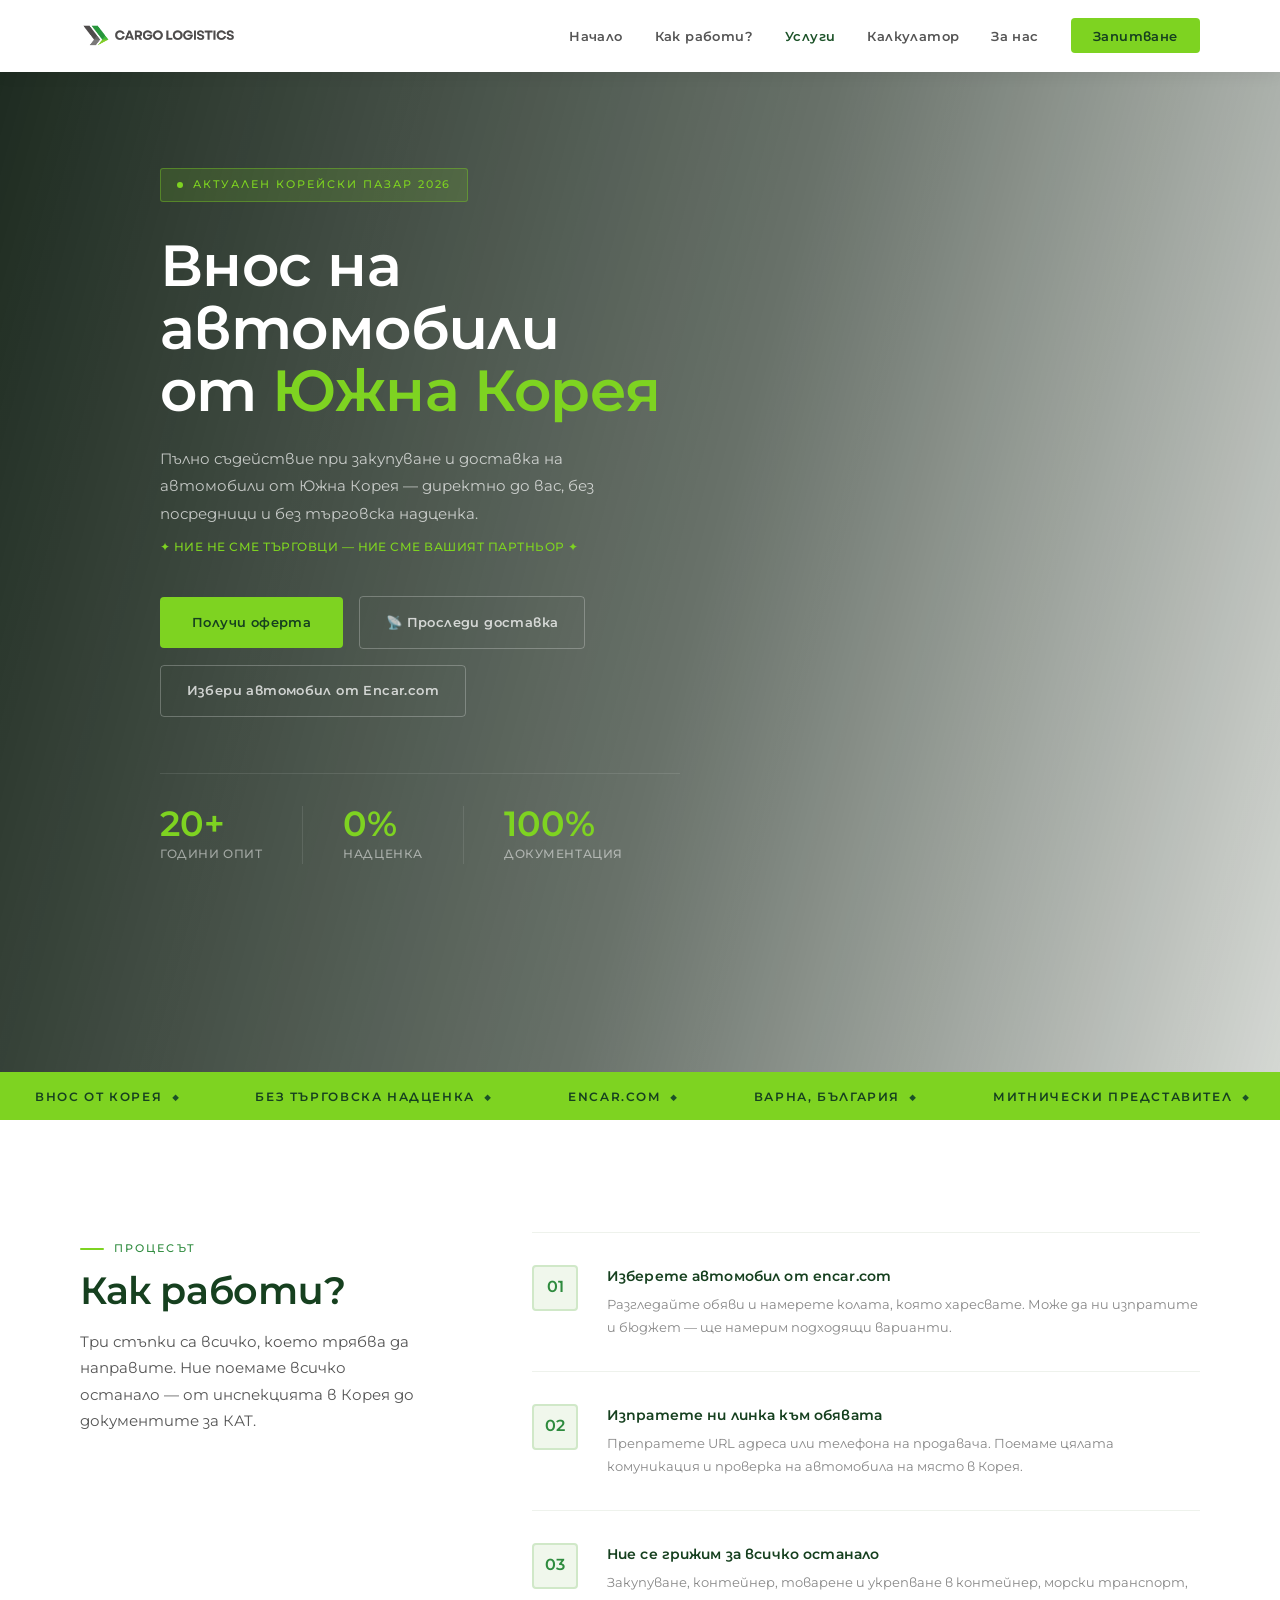
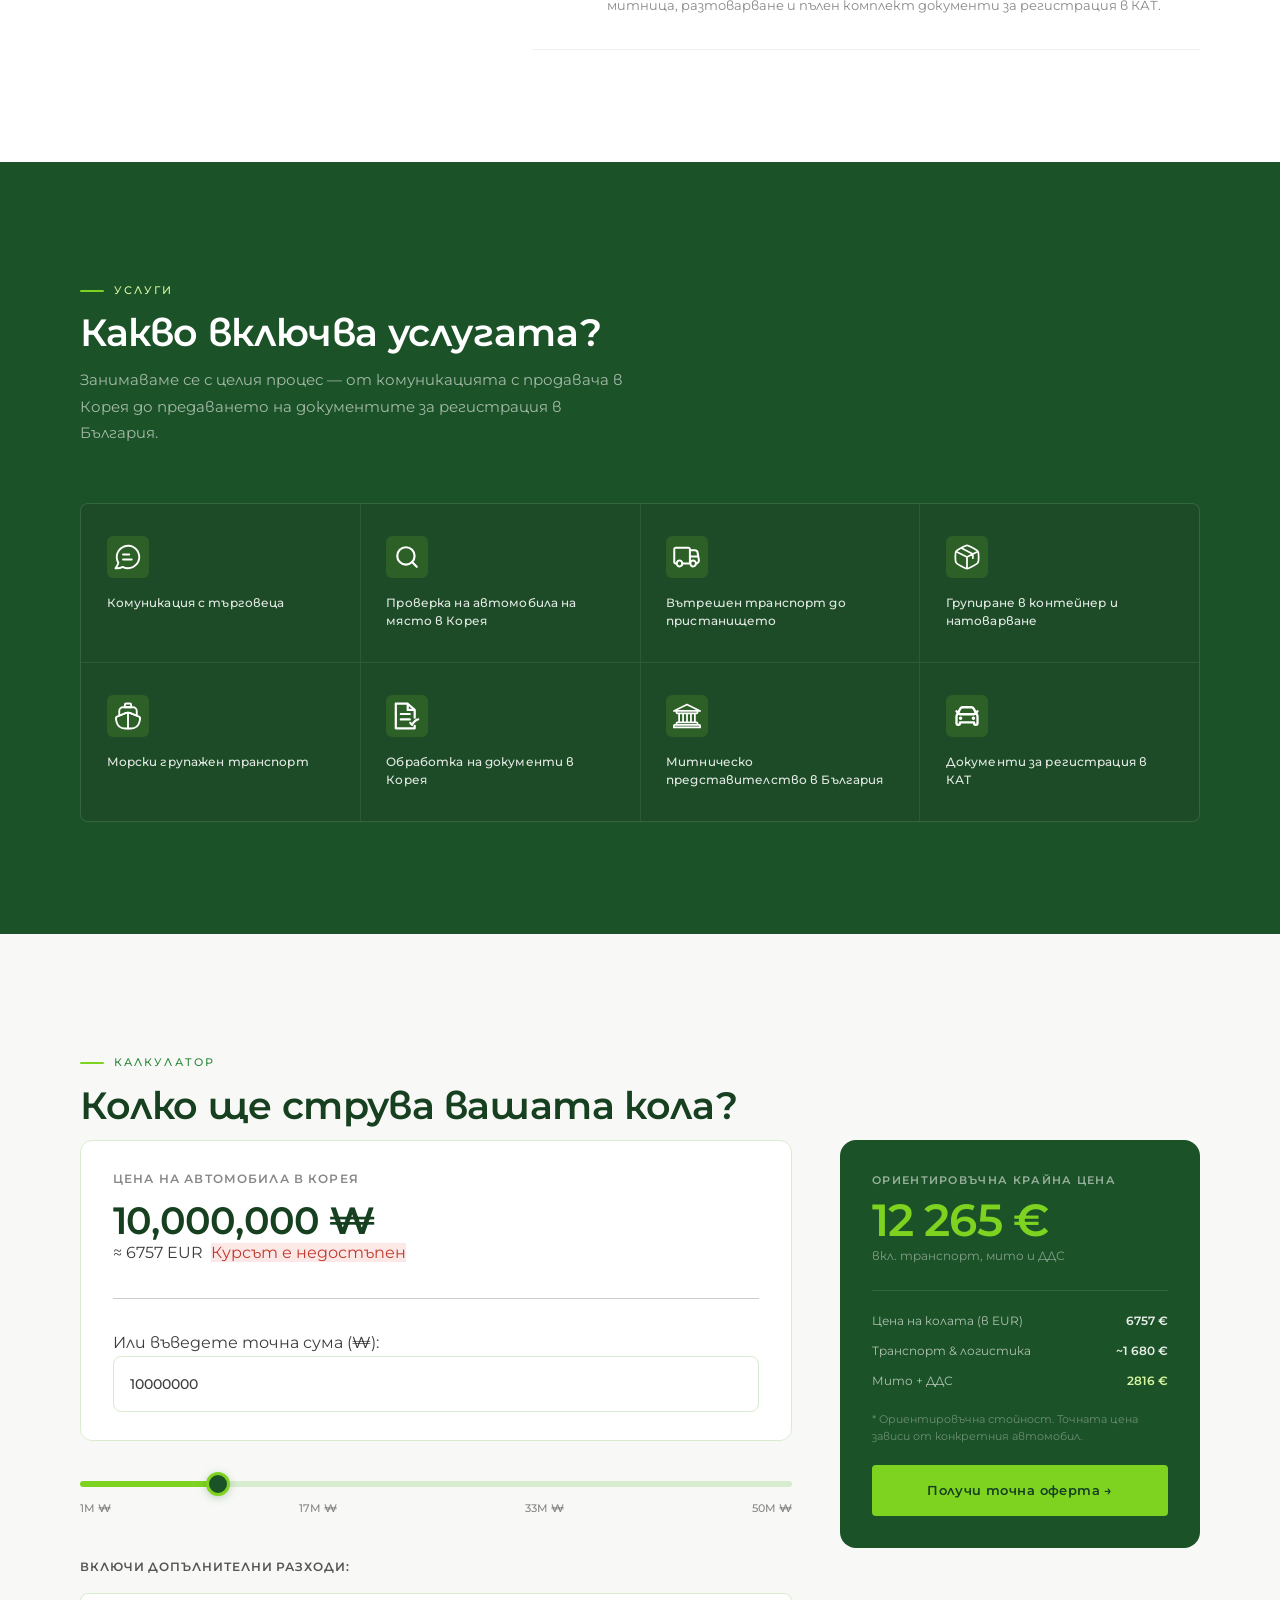
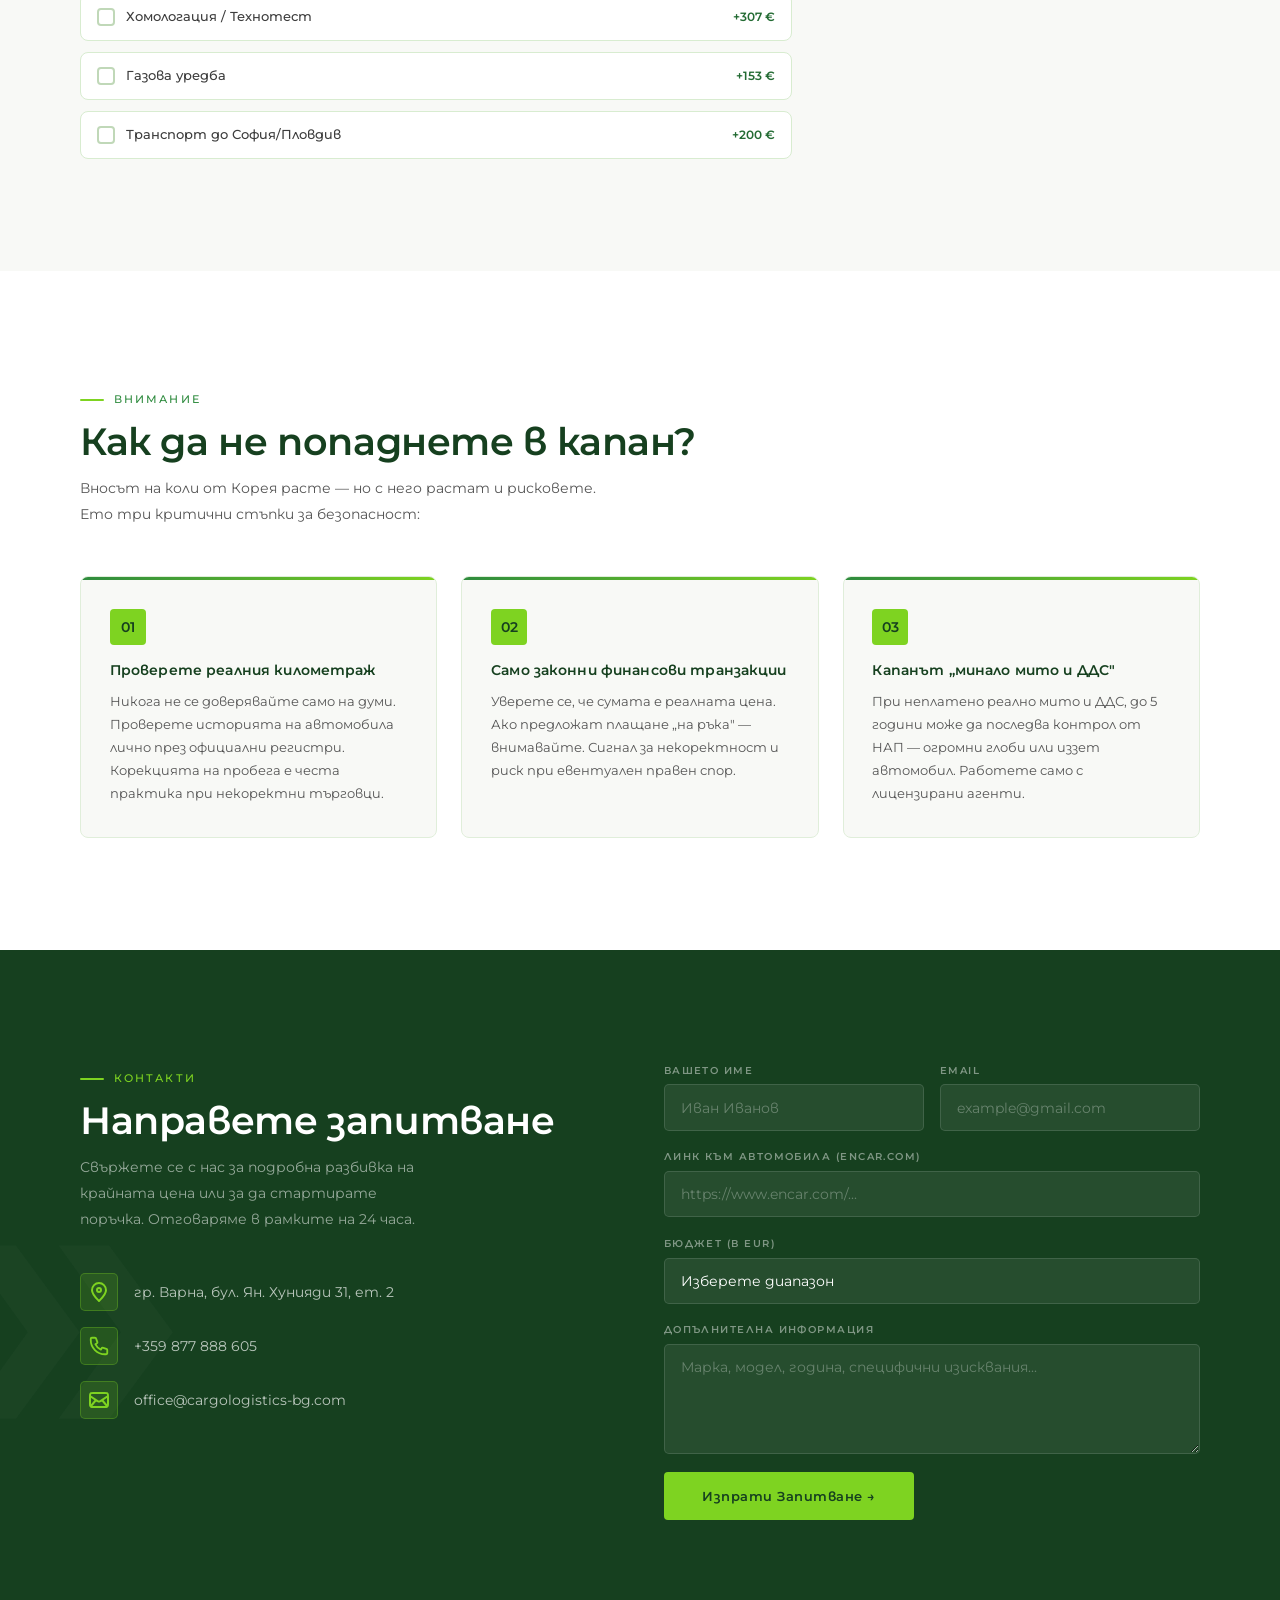
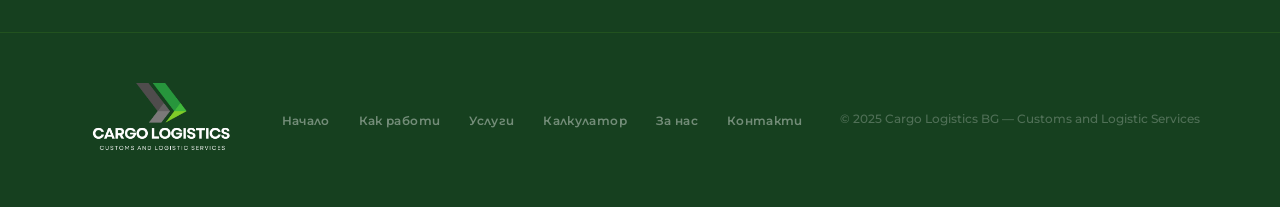
<file: index.html>
<!DOCTYPE html>
<html lang="bg">
<head>
<meta charset="UTF-8">
<meta name="viewport" content="width=device-width, initial-scale=1.0">
<title>Cargo Logistics — Внос на автомобили от Южна Корея</title>
<link rel="stylesheet" href="index.css">
<link href="https://fonts.googleapis.com/css2?family=Montserrat:ital,wght@0,300;0,400;0,500;0,600;0,700;0,800;0,900;1,400&display=swap" rel="stylesheet">

</head>
<body>

    <!-- NAV -->
    <nav>
      <a class="nav-logo" href="#"><img src="Logo-3.png" alt="Cargo Logistics"></a>
      <ul class="nav-links">
        <li><a href="#start">Начало</a></li>
        <li><a href="#how">Как работи?</a></li>
        <li><a href="#services" class="active">Услуги</a></li>
        <li><a href="#calculator">Калкулатор</a></li>
        <li><a href="about.html">За нас</a></li>
        <li><a href="#contact" class="nav-cta">Запитване</a></li>
      </ul>
    </nav>
    
    <!-- HERO -->
    <section class="hero" id="start">
      <div class="hero-bg"></div>
      <div class="hero-left">
        <div class="hero-eyebrow">Актуален корейски пазар 2026</div>
        <h1>Внос на автомобили<br>от <em>Южна Корея</em></h1>
        <p class="hero-desc">Пълно съдействие при закупуване и доставка на автомобили от Южна Корея — директно до вас, без посредници и без търговска надценка.</p>
        <p class="hero-promise">✦ Ние не сме търговци — ние сме вашият партньор ✦</p>
        <div class="hero-actions">
          <a href="#contact" class="btn-lime">Получи оферта</a>
          <a href="https://www.maersk.com/tracking/" target="_blank" class="btn-ghost-white">📡 Проследи доставка</a>
          <a href="https://www.encar.com/index.do" target="_blank" class="btn-ghost-white">Избери автомобил от Encar.com</a>
        </div>
        <div class="hero-stats">
          <div class="stat-item"><span class="stat-num">20+</span><span class="stat-label">Години опит</span></div>
          <div class="stat-item"><span class="stat-num">0%</span><span class="stat-label">Надценка</span></div>
          <div class="stat-item"><span class="stat-num">100%</span><span class="stat-label">Документация</span></div>
        </div>
      </div>
    </section>
    
    <!-- TICKER -->
    <div class="ticker-wrap">
      <div class="ticker-inner">
        <span class="ticker-item">Внос от Корея <span class="ticker-sep">◆</span></span>
        <span class="ticker-item">Без търговска надценка <span class="ticker-sep">◆</span></span>
        <span class="ticker-item">Encar.com <span class="ticker-sep">◆</span></span>
        <span class="ticker-item">Варна, България <span class="ticker-sep">◆</span></span>
        <span class="ticker-item">Митнически представител <span class="ticker-sep">◆</span></span>
        <span class="ticker-item">20+ Години опит <span class="ticker-sep">◆</span></span>
        <span class="ticker-item">Внос от Корея <span class="ticker-sep">◆</span></span>
        <span class="ticker-item">Без търговска надценка <span class="ticker-sep">◆</span></span>
        <span class="ticker-item">Encar.com <span class="ticker-sep">◆</span></span>
        <span class="ticker-item">Варна, България <span class="ticker-sep">◆</span></span>
        <span class="ticker-item">Митнически представител <span class="ticker-sep">◆</span></span>
        <span class="ticker-item">20+ Години опит <span class="ticker-sep">◆</span></span>
      </div>
    </div>
    
    <!-- HOW IT WORKS -->
    <section class="how-section" id="how">
      <div class="how-layout">
        <div class="how-intro fade-up">
          <div class="section-tag">Процесът</div>
          <h2>Как работи?</h2>
          <p>Три стъпки са всичко, което трябва да направите. Ние поемаме всичко останало — от инспекцията в Корея до документите за КАТ.</p>
        </div>
        <div class="steps fade-up" style="transition-delay:0.12s">
          <div class="step">
            <div class="step-num">01</div>
            <div class="step-body">
              <h3>Изберете автомобил от encar.com</h3>
              <p>Разгледайте обяви и намерете колата, която харесвате. Може да ни изпратите и бюджет — ще намерим подходящи варианти.</p>
            </div>
          </div>
          <div class="step">
            <div class="step-num">02</div>
            <div class="step-body">
              <h3>Изпратете ни линка към обявата</h3>
              <p>Препратете URL адреса или телефона на продавача. Поемаме цялата комуникация и проверка на автомобила на място в Корея.</p>
            </div>
          </div>
          <div class="step">
            <div class="step-num">03</div>
            <div class="step-body">
              <h3>Ние се грижим за всичко останало</h3>
              <p>Закупуване, контейнер, товарене и укрепване в контейнер, морски транспорт, митница, разтоварване и пълен комплект документи за регистрация в КАТ.</p>
            </div>
          </div>
        </div>
      </div>
    </section>
    
    <!-- SERVICES -->
    <section class="services-section" id="services">
      <div class="section-tag fade-up">Услуги</div>
      <h2 class="fade-up">Какво включва услугата?</h2>
      <p class="services-lead fade-up">Занимаваме се с целия процес — от комуникацията с продавача в Корея до предаването на документите за регистрация в България.</p>
      <div class="services-grid">
        <div class="service-card fade-up"><div class="service-icon"><svg width="30px" height="30px" viewBox="0 0 24 24" id="_24x24_On_Light_Messages" data-name="24x24/On Light/Messages" xmlns="http://www.w3.org/2000/svg" fill="#000000">

          <g id="SVGRepo_bgCarrier" stroke-width="0"/>
          
          <g id="SVGRepo_tracerCarrier" stroke-linecap="round" stroke-linejoin="round"/>
          
          <g id="SVGRepo_iconCarrier"> <rect id="view-box" width="24" height="24" fill="none"/> <path id="Shape" d="M6.485,18.519a9.891,9.891,0,0,1-4.876.981c-.285,0-.584-.006-.887-.018a.739.739,0,0,1-.65-.432.738.738,0,0,1,.085-.775,11.192,11.192,0,0,0,2.072-3.787A9.751,9.751,0,1,1,10.751,19.5,9.661,9.661,0,0,1,6.485,18.519ZM6.808,17a8.247,8.247,0,1,0-3.139-3.015.75.75,0,0,1,.092.535A10.189,10.189,0,0,1,2.2,17.99a7.2,7.2,0,0,0,3.816-.947.745.745,0,0,1,.431-.136A.756.756,0,0,1,6.808,17Zm-.057-4.5a.75.75,0,0,1,0-1.5h7a.75.75,0,0,1,0,1.5Zm0-4a.75.75,0,0,1,0-1.5h5a.75.75,0,1,1,0,1.5Z" transform="translate(1.249 2.25)" fill="#ffffff"/> </g>
          
          </svg></div><h3>Комуникация с търговеца</h3></div>
        <div class="service-card fade-up" style="transition-delay:0.05s"><div class="service-icon"><svg width="26px" height="26px" viewBox="0 0 24 24" fill="none" xmlns="http://www.w3.org/2000/svg" stroke="#ffffff">

          <g id="SVGRepo_bgCarrier" stroke-width="0"/>
          
          <g id="SVGRepo_tracerCarrier" stroke-linecap="round" stroke-linejoin="round"/>
          
          <g id="SVGRepo_iconCarrier"> <path d="M16.6725 16.6412L21 21M19 11C19 15.4183 15.4183 19 11 19C6.58172 19 3 15.4183 3 11C3 6.58172 6.58172 3 11 3C15.4183 3 19 6.58172 19 11Z" stroke="#ffffff" stroke-width="2" stroke-linecap="round" stroke-linejoin="round"/> </g>
          
          </svg></div><h3>Проверка на автомобила на място в Корея</h3></div>
        <div class="service-card fade-up" style="transition-delay:0.1s"><div class="service-icon"><svg width="32px" height="32px" viewBox="0 0 24 24" fill="none" xmlns="http://www.w3.org/2000/svg">

          <g id="SVGRepo_bgCarrier" stroke-width="0"/>
          
          <g id="SVGRepo_tracerCarrier" stroke-linecap="round" stroke-linejoin="round"/>
          
          <g id="SVGRepo_iconCarrier"> <path fill-rule="evenodd" clip-rule="evenodd" d="M8.52832 16.826C8.53464 17.7132 8.01843 18.5166 7.22106 18.8607C6.42369 19.2047 5.50274 19.0213 4.88882 18.3962C4.27491 17.7712 4.08935 16.828 4.41891 16.0077C4.74847 15.1873 5.52803 14.652 6.39307 14.652C6.95731 14.6499 7.49925 14.8777 7.89969 15.2854C8.30013 15.6931 8.52625 16.2473 8.52832 16.826V16.826Z" stroke="#ffffff" stroke-width="1.5" stroke-linecap="round" stroke-linejoin="round"/> <path fill-rule="evenodd" clip-rule="evenodd" d="M18.7015 16.826C18.7078 17.7132 18.1916 18.5166 17.3942 18.8607C16.5969 19.2047 15.6759 19.0213 15.062 18.3962C14.4481 17.7712 14.2625 16.828 14.5921 16.0077C14.9216 15.1873 15.7012 14.652 16.5662 14.652C17.1305 14.6499 17.6724 14.8777 18.0728 15.2854C18.4733 15.6931 18.6994 16.2473 18.7015 16.826Z" stroke="#ffffff" stroke-width="1.5" stroke-linecap="round" stroke-linejoin="round"/> <path d="M14.1804 17.576C14.5946 17.576 14.9304 17.2403 14.9304 16.826C14.9304 16.4118 14.5946 16.076 14.1804 16.076V17.576ZM8.5254 16.076C8.11119 16.076 7.7754 16.4118 7.7754 16.826C7.7754 17.2403 8.11119 17.576 8.5254 17.576V16.076ZM13.4304 16.826C13.4304 17.2403 13.7662 17.576 14.1804 17.576C14.5946 17.576 14.9304 17.2403 14.9304 16.826H13.4304ZM14.9304 11.559C14.9304 11.1448 14.5946 10.809 14.1804 10.809C13.7662 10.809 13.4304 11.1448 13.4304 11.559H14.9304ZM14.1804 16.076C13.7662 16.076 13.4304 16.4118 13.4304 16.826C13.4304 17.2403 13.7662 17.576 14.1804 17.576V16.076ZM14.43 17.576C14.8442 17.576 15.18 17.2403 15.18 16.826C15.18 16.4118 14.8442 16.076 14.43 16.076V17.576ZM18.6972 16.0761C18.283 16.0779 17.9487 16.4151 17.9505 16.8293C17.9523 17.2435 18.2896 17.5779 18.7038 17.576L18.6972 16.0761ZM20.9625 14.485L21.7125 14.4816C21.7123 14.4384 21.7084 14.3954 21.7008 14.3529L20.9625 14.485ZM21.1772 11.4269C21.1042 11.0192 20.7146 10.7478 20.3068 10.8208C19.8991 10.8937 19.6277 11.2834 19.7007 11.6912L21.1772 11.4269ZM14.1794 6.12705C13.7652 6.12705 13.4294 6.46283 13.4294 6.87705C13.4294 7.29126 13.7652 7.62705 14.1794 7.62705V6.12705ZM17.7587 6.87705V7.62705C17.7637 7.62705 17.7688 7.627 17.7739 7.62689L17.7587 6.87705ZM19.3783 7.55055L19.9178 7.02951L19.9178 7.02951L19.3783 7.55055ZM20.0197 9.21805L19.27 9.19669C19.2685 9.24804 19.2723 9.2994 19.2814 9.34996L20.0197 9.21805ZM19.6996 11.691C19.7725 12.0987 20.1621 12.3702 20.5699 12.2974C20.9776 12.2245 21.2491 11.8349 21.1763 11.4271L19.6996 11.691ZM14.9284 6.87705C14.9284 6.46283 14.5927 6.12705 14.1784 6.12705C13.7642 6.12705 13.4284 6.46283 13.4284 6.87705H14.9284ZM13.4284 11.559C13.4284 11.9733 13.7642 12.309 14.1784 12.309C14.5927 12.309 14.9284 11.9733 14.9284 11.559H13.4284ZM13.4284 6.87705C13.4284 7.29126 13.7642 7.62705 14.1784 7.62705C14.5927 7.62705 14.9284 7.29126 14.9284 6.87705H13.4284ZM14.1784 6.07705L14.9285 6.07705L14.9284 6.07167L14.1784 6.07705ZM13.1137 5.00005L13.1137 5.75006L13.1187 5.75003L13.1137 5.00005ZM3.50512 5.00005L3.498 5.75005H3.50512V5.00005ZM2.75423 5.31075L2.22207 4.78225L2.22207 4.78225L2.75423 5.31075ZM2.4375 6.07505L1.6875 6.06834V6.07505H2.4375ZM2.4375 15.75L1.68747 15.75L1.68753 15.7568L2.4375 15.75ZM2.75423 16.5143L3.28638 15.9858L3.28638 15.9858L2.75423 16.5143ZM3.50512 16.825L3.50512 16.075L3.498 16.0751L3.50512 16.825ZM4.25783 17.575C4.67204 17.575 5.00783 17.2393 5.00783 16.825C5.00783 16.4108 4.67204 16.075 4.25783 16.075V17.575ZM14.1804 10.809C13.7662 10.809 13.4304 11.1448 13.4304 11.559C13.4304 11.9733 13.7662 12.309 14.1804 12.309V10.809ZM20.4399 12.309C20.8541 12.309 21.1899 11.9733 21.1899 11.559C21.1899 11.1448 20.8541 10.809 20.4399 10.809V12.309ZM14.1804 16.076H8.5254V17.576H14.1804V16.076ZM14.9304 16.826V11.559H13.4304V16.826H14.9304ZM14.1804 17.576H14.43V16.076H14.1804V17.576ZM18.7038 17.576C19.5117 17.5725 20.281 17.2397 20.8437 16.6573L19.765 15.615C19.4792 15.9108 19.0947 16.0743 18.6972 16.0761L18.7038 17.576ZM20.8437 16.6573C21.4058 16.0756 21.7162 15.2926 21.7125 14.4816L20.2125 14.4885C20.2145 14.9137 20.0514 15.3186 19.765 15.615L20.8437 16.6573ZM21.7008 14.3529L21.1772 11.4269L19.7007 11.6912L20.2242 14.6172L21.7008 14.3529ZM14.1794 7.62705H17.7587V6.12705H14.1794V7.62705ZM17.7739 7.62689C18.1691 7.61888 18.5544 7.7771 18.8389 8.07158L19.9178 7.02951C19.3477 6.43922 18.5622 6.1106 17.7434 6.1272L17.7739 7.62689ZM18.8389 8.07158C19.124 8.36679 19.282 8.77315 19.27 9.19669L20.7694 9.2394C20.7928 8.41808 20.4872 7.61907 19.9178 7.02951L18.8389 8.07158ZM19.2814 9.34996L19.6996 11.691L21.1763 11.4271L20.758 9.08613L19.2814 9.34996ZM13.4284 6.87705V11.559H14.9284V6.87705H13.4284ZM14.9284 6.87705V6.07705H13.4284V6.87705H14.9284ZM14.9284 6.07167C14.9213 5.07677 14.1245 4.24331 13.1088 4.25006L13.1187 5.75003C13.2708 5.74902 13.427 5.87963 13.4285 6.08242L14.9284 6.07167ZM13.1137 4.25005H3.50512V5.75005H13.1137V4.25005ZM3.51225 4.25008C3.02654 4.24547 2.5628 4.43917 2.22207 4.78225L3.28638 5.83925C3.3461 5.77912 3.42257 5.7493 3.498 5.75001L3.51225 4.25008ZM2.22207 4.78225C1.88199 5.12468 1.69183 5.58769 1.68753 6.06834L3.18747 6.08175C3.18832 5.98687 3.22602 5.90003 3.28638 5.83925L2.22207 4.78225ZM1.6875 6.07505V15.75H3.1875V6.07505H1.6875ZM1.68753 15.7568C1.69183 16.2374 1.88199 16.7004 2.22207 17.0428L3.28638 15.9858C3.22602 15.9251 3.18832 15.8382 3.18747 15.7433L1.68753 15.7568ZM2.22207 17.0428C2.5628 17.3859 3.02654 17.5796 3.51225 17.575L3.498 16.0751C3.42257 16.0758 3.3461 16.046 3.28638 15.9858L2.22207 17.0428ZM3.50512 17.575H4.25783V16.075H3.50512V17.575ZM14.1804 12.309H20.4399V10.809H14.1804V12.309Z" fill="#ffffff"/> </g>
          
          </svg></div><h3>Вътрешен транспорт до пристанището</h3></div>
        <div class="service-card fade-up" style="transition-delay:0.15s"><div class="service-icon"><svg width="28px" height="28px" viewBox="0 0 24 24" fill="none" xmlns="http://www.w3.org/2000/svg">

          <g id="SVGRepo_bgCarrier" stroke-width="0"/>
          
          <g id="SVGRepo_tracerCarrier" stroke-linecap="round" stroke-linejoin="round"/>
          
          <g id="SVGRepo_iconCarrier"> <path d="M15.5777 3.38197L17.5777 4.43152C19.7294 5.56066 20.8052 6.12523 21.4026 7.13974C22 8.15425 22 9.41667 22 11.9415V12.0585C22 14.5833 22 15.8458 21.4026 16.8603C20.8052 17.8748 19.7294 18.4393 17.5777 19.5685L15.5777 20.618C13.8221 21.5393 12.9443 22 12 22C11.0557 22 10.1779 21.5393 8.42229 20.618L6.42229 19.5685C4.27063 18.4393 3.19479 17.8748 2.5974 16.8603C2 15.8458 2 14.5833 2 12.0585V11.9415C2 9.41667 2 8.15425 2.5974 7.13974C3.19479 6.12523 4.27063 5.56066 6.42229 4.43152L8.42229 3.38197C10.1779 2.46066 11.0557 2 12 2C12.9443 2 13.8221 2.46066 15.5777 3.38197Z" stroke="#ffffff" stroke-width="1.5" stroke-linecap="round"/> <path d="M21 7.5L17 9.5M12 12L3 7.5M12 12V21.5M12 12C12 12 14.7426 10.6287 16.5 9.75C16.6953 9.65237 17 9.5 17 9.5M17 9.5V13M17 9.5L7.5 4.5" stroke="#ffffff" stroke-width="1.5" stroke-linecap="round"/> </g>
          
          </svg></div><h3>Групиране в контейнер и натоварване</h3></div>
        <div class="service-card fade-up" style="transition-delay:0.2s"><div class="service-icon"><svg width="30px" height="30px" viewBox="0 0 24 24" fill="none" xmlns="http://www.w3.org/2000/svg">

          <g id="SVGRepo_bgCarrier" stroke-width="0"/>
          
          <g id="SVGRepo_tracerCarrier" stroke-linecap="round" stroke-linejoin="round"/>
          
          <g id="SVGRepo_iconCarrier"> <path d="M20.42 12.3699C21.29 12.7199 21.83 13.7499 21.63 14.6599L21.22 16.5199C20.51 19.7199 18 21.9999 14.38 21.9999H9.61998C5.99998 21.9999 3.48999 19.7199 2.77999 16.5199L2.36998 14.6599C2.16998 13.7499 2.70997 12.7199 3.57997 12.3699L4.99999 11.7999L10.51 9.58993C11.47 9.20993 12.53 9.20993 13.49 9.58993L19 11.7999L20.42 12.3699Z" stroke="#ffffff" stroke-width="1.5" stroke-linecap="round" stroke-linejoin="round"/> <path d="M12 22V10" stroke="#ffffff" stroke-width="1.5" stroke-linecap="round" stroke-linejoin="round"/> <path d="M19 8V11.8L13.49 9.59C12.53 9.21 11.47 9.21 10.51 9.59L5 11.8V8C5 6.35 6.35 5 8 5H16C17.65 5 19 6.35 19 8Z" stroke="#ffffff" stroke-width="1.5" stroke-linecap="round" stroke-linejoin="round"/> <path d="M14.5 5H9.5V3C9.5 2.45 9.95 2 10.5 2H13.5C14.05 2 14.5 2.45 14.5 3V5Z" stroke="#ffffff" stroke-width="1.5" stroke-linecap="round" stroke-linejoin="round"/> </g>
          
          </svg></div><h3>Морски групажен транспорт</h3></div>
        <div class="service-card fade-up" style="transition-delay:0.25s"><div class="service-icon"><svg fill="#ffffff" height="28px" width="28px" version="1.1" xmlns="http://www.w3.org/2000/svg" viewBox="0 0 512 512" xmlns:xlink="http://www.w3.org/1999/xlink" enable-background="new 0 0 512 512">

          <g id="SVGRepo_bgCarrier" stroke-width="0"/>
          
          <g id="SVGRepo_tracerCarrier" stroke-linecap="round" stroke-linejoin="round"/>
          
          <g id="SVGRepo_iconCarrier"> <g> <g> <path d="m289.7,76.1l55.3,47.8h-55.3v-47.8zm106.9,340.7c-11.3-5.68434e-14-20.5,9.1-20.5,20.4v23h-304.2v-408.4h176.9v92.4c0,11.3 9.2,20.4 20.5,20.4h106.9v122.4c0,11.3 9.2,20.4 20.5,20.4 11.3,0 20.5-9.1 20.5-20.4v-145.6c0-5.9-2.6-11.6-7.1-15.4l-127.4-110c-3.7-3.2-8.5-5-13.4-5h-217.8c-11.3,0-20.5,9.1-20.5,20.4v449.2c0,11.3 9.2,20.4 20.5,20.4h345.2c11.3,0 20.5-9.1 20.5-20.4v-43.4c-0.1-11.3-9.3-20.4-20.6-20.4z"/> <path d="m305.7,198.9h-162c-11.3,0-20.5,9.1-20.5,20.4s9.2,20.4 20.5,20.4h162.1c11.3,0 20.5-9.1 20.5-20.4s-9.3-20.4-20.6-20.4z"/> <path d="m305.7,299.4h-162c-11.3,0-20.5,9.1-20.5,20.4 0,11.3 9.2,20.4 20.5,20.4h162.1c11.3,0 20.5-9.1 20.5-20.4-0.1-11.2-9.3-20.4-20.6-20.4z"/> <path d="m480.9,317.5c-1-11.2-11-19.5-22.2-18.5-46.2,4.1-90.1,54.6-112.7,85.3l-13.3-15.1c-7.5-8.5-20.4-9.3-28.9-1.8-8.5,7.5-9.3,20.4-1.8,28.8l30.7,34.8c12,11.9 25.2,9.7 32.7-2.7 13.4-22.1 60.7-85.4 96.9-88.6 11.3-1.1 19.6-11 18.6-22.2z"/> </g> </g> </g>
          
          </svg></div><h3>Обработка на документи в Корея</h3></div>
        <div class="service-card fade-up" style="transition-delay:0.3s"><div class="service-icon"><svg fill="#ffffff" width="28px" height="28px" viewBox="0 0 32 32" xmlns="http://www.w3.org/2000/svg">

          <g id="SVGRepo_bgCarrier" stroke-width="0"/>
          
          <g id="SVGRepo_tracerCarrier" stroke-linecap="round" stroke-linejoin="round"/>
          
          <g id="SVGRepo_iconCarrier"> <path d="M30,25.11H29v-.89a2,2,0,0,0-2-2H26V14.11h1a2,2,0,0,0,2-2v-.89h2a1,1,0,0,0,.43-1.9l-15-7.22a1,1,0,0,0-.86,0L.57,9.32A1,1,0,0,0,1,11.22H3v.89a2,2,0,0,0,2,2H6v8.11H5a2,2,0,0,0-2,2v.89H2a2,2,0,0,0-2,2V29a1,1,0,0,0,1,1H31a1,1,0,0,0,1-1V27.11A2,2,0,0,0,30,25.11Zm-14-21L26.62,9.22H5.38Zm-11,8v-.89H27v.89H5Zm19,2v8.11H21.5V14.11Zm-4.5,0v8.11H17V14.11Zm-4.5,0v8.11H12.5V14.11Zm-4.5,0v8.11H8V14.11ZM5,24.22H27v.89H5ZM30,28H2v-.89H30Z"/> </g>
          
          </svg></div><h3>Митническо представителство в България</h3></div>
        <div class="service-card fade-up" style="transition-delay:0.35s"><div class="service-icon"><svg width="28px" height="28px" viewBox="0 0 24 24" fill="none" xmlns="http://www.w3.org/2000/svg" stroke="#000000">

          <g id="SVGRepo_bgCarrier" stroke-width="0"/>
          
          <g id="SVGRepo_tracerCarrier" stroke-linecap="round" stroke-linejoin="round"/>
          
          <g id="SVGRepo_iconCarrier"> <path d="M3 8L5.72187 10.2682C5.90158 10.418 6.12811 10.5 6.36205 10.5H17.6379C17.8719 10.5 18.0984 10.418 18.2781 10.2682L21 8M6.5 14H6.51M17.5 14H17.51M8.16065 4.5H15.8394C16.5571 4.5 17.2198 4.88457 17.5758 5.50772L20.473 10.5777C20.8183 11.1821 21 11.8661 21 12.5623V18.5C21 19.0523 20.5523 19.5 20 19.5H19C18.4477 19.5 18 19.0523 18 18.5V17.5H6V18.5C6 19.0523 5.55228 19.5 5 19.5H4C3.44772 19.5 3 19.0523 3 18.5V12.5623C3 11.8661 3.18166 11.1821 3.52703 10.5777L6.42416 5.50772C6.78024 4.88457 7.44293 4.5 8.16065 4.5ZM7 14C7 14.2761 6.77614 14.5 6.5 14.5C6.22386 14.5 6 14.2761 6 14C6 13.7239 6.22386 13.5 6.5 13.5C6.77614 13.5 7 13.7239 7 14ZM18 14C18 14.2761 17.7761 14.5 17.5 14.5C17.2239 14.5 17 14.2761 17 14C17 13.7239 17.2239 13.5 17.5 13.5C17.7761 13.5 18 13.7239 18 14Z" stroke="#ffffff" stroke-width="2" stroke-linecap="round" stroke-linejoin="round"/> </g>
          
          </svg></div><h3>Документи за регистрация в КАТ</h3></div>
      </div>
    </section>
    
    <!-- CALCULATOR (replaces pricing section) -->
    <section class="pricing-section" id="calculator">
      <div class="section-tag fade-up">Калкулатор</div>
      <h2 class="fade-up">Колко ще струва вашата кола?</h2>
      <!-- <p class="fade-up" style="color:var(--gray-mid);font-size:0.9rem;max-width:520px;line-height:1.8;margin-bottom:3rem;font-weight:400;">Въведете цената на автомобила в корейски вон — ние конвертираме по актуален курс и изчисляваме ориентировъчната крайна цена в евро.</p> -->
    
      <div class="slider-calc-wrap fade-up" style="transition-delay:0.1s">
        
       <!-- Slider side -->
    <div class="slider-side">
      <div class="slider-car-price-display">
        <span class="scp-label">Цена на автомобила в Корея</span>
        <div class="scp-value-wrap">
          <span class="scp-value" id="scp-display">10 000 000 ₩</span>
        </div>
        <div class="scp-eur-equiv"> <span id="scp-eur-equiv">—</span> &nbsp;<span class="scp-rate-badge" id="scp-rate-badge">Зарежда курс…</span></div>
        <div class="scp-divider"></div>
        <br>
        <hr style="border: none; height: 1px; background-color: #ccc; margin: 5px 0;">
        <br>
        <span class="scp-manual-label">Или въведете точна сума (₩):</span>
        <div class="calc-input-wrap">
         <!--- <span class="calc-currency">₩</span> -->
          <input type="number" id="scp-input" class="calc-input" value="10000000" min="1000000" max="50000000" step="500000">
        </div>
      </div>

      <div class="slider-track-wrap">
        <input type="range" id="car-slider" class="car-slider" min="1000000" max="50000000" step="500000" value="10000000">
        <div class="slider-labels">
          <span>1M ₩</span>
          <span>17M ₩</span>
          <span>33M ₩</span>
          <span>50M ₩</span>
        </div>
      </div>

    
          <div class="slider-toggles">
            <p class="slider-toggles-label">Включи допълнителни разходи:</p>
            <div class="stoggle-row">
              <label class="stoggle">
                <input type="checkbox" id="s-homologation">
                <span class="stoggle-box"></span>
                Хомологация / Технотест
                <span class="stoggle-price">+307 €</span>
              </label>
              <label class="stoggle">
                <input type="checkbox" id="s-gas">
                <span class="stoggle-box"></span>
                Газова уредба
                <span class="stoggle-price">+153 €</span>
              </label>
              <label class="stoggle">
                <input type="checkbox" id="s-sofia">
                <span class="stoggle-box"></span>
                Транспорт до София/Пловдив
                <span class="stoggle-price">+200 €</span>
              </label>
            </div>
          </div>
        </div>
    
        <!-- Result side -->
        <div class="slider-result">
          <div class="sr-inner">
            <div class="sr-label">Ориентировъчна крайна цена</div>
            <div class="sr-total" id="sr-total">— €</div>
            <div class="sr-note">вкл. транспорт, мито и ДДС</div>
    
            <div class="sr-breakdown">
              <div class="sr-row"><span>Цена на колата (в EUR)</span><span id="sr-car">—</span></div>
              <div class="sr-row"><span>Транспорт &amp; логистика</span><span>~1 680 €</span></div>
              <div class="sr-row sr-tax"><span>Мито + ДДС</span><span id="sr-taxes">—</span></div>
              <div class="sr-row" id="sr-extras-row" style="display:none"><span>Допълнителни</span><span id="sr-extras">—</span></div>
            </div>
    
            <p class="sr-disclaimer">* Ориентировъчна стойност. Точната цена зависи от конкретния автомобил.</p>
            <a href="#contact" class="btn-lime" style="display:block;text-align:center;margin-top:1.2rem;">Получи точна оферта →</a>
          </div>
        </div>
      </div>
    </section>
    
    
    <!-- TIPS -->
    <section class="tips-section">
      <div class="section-tag fade-up">Внимание</div>
      <h2 class="fade-up">Как да не попаднете в капан?</h2>
      <p style="color:var(--gray-mid);font-size:0.9rem;max-width:520px;line-height:1.8;margin-top:0.5rem;font-weight:400;" class="fade-up">Вносът на коли от Корея расте — но с него растат и рисковете. Ето три критични стъпки за безопасност:</p>
      <div class="tips-grid">
        <div class="tip-card fade-up">
          <div class="tip-badge">01</div>
          <h3>Проверете реалния километраж</h3>
          <p>Никога не се доверявайте само на думи. Проверете историята на автомобила лично през официални регистри. Корекцията на пробега е честа практика при некоректни търговци.</p>
        </div>
        <div class="tip-card fade-up" style="transition-delay:0.1s">
          <div class="tip-badge">02</div>
          <h3>Само законни финансови транзакции</h3>
          <p>Уверете се, че сумата е реалната цена. Ако предложат плащане „на ръка" — внимавайте. Сигнал за некоректност и риск при евентуален правен спор.</p>
        </div>
        <div class="tip-card fade-up" style="transition-delay:0.2s">
          <div class="tip-badge">03</div>
          <h3>Капанът „минало мито и ДДС"</h3>
          <p>При неплатено реално мито и ДДС, до 5 години може да последва контрол от НАП — огромни глоби или иззет автомобил. Работете само с лицензирани агенти.</p>
        </div>
      </div>
    </section>
    
    
    
    
    <!-- CONTACT -->
    <section class="contact-section" id="contact">
      <div class="contact-info fade-up">
        <div class="section-tag">Контакти</div>
        <h2>Направете запитване</h2>
        <p>Свържете се с нас за подробна разбивка на крайната цена или за да стартирате поръчка. Отговаряме в рамките на 24 часа.</p>
        <div class="contact-items">
          <div class="contact-item"><div class="c-icon"><svg width="24px" height="24px" viewBox="0 0 24 24" fill="none" xmlns="http://www.w3.org/2000/svg" stroke="#000000">

            <g id="SVGRepo_bgCarrier" stroke-width="0"/>
            
            <g id="SVGRepo_tracerCarrier" stroke-linecap="round" stroke-linejoin="round"/>
            
            <g id="SVGRepo_iconCarrier"> <path d="M12 21C15.5 17.4 19 14.1764 19 10.2C19 6.22355 15.866 3 12 3C8.13401 3 5 6.22355 5 10.2C5 14.1764 8.5 17.4 12 21Z" stroke="#7ed321" stroke-width="2" stroke-linecap="round" stroke-linejoin="round"/> <path d="M12 12C13.1046 12 14 11.1046 14 10C14 8.89543 13.1046 8 12 8C10.8954 8 10 8.89543 10 10C10 11.1046 10.8954 12 12 12Z" stroke="#7ed321" stroke-width="2" stroke-linecap="round" stroke-linejoin="round"/> </g>
            
            </svg></div>гр. Варна, бул. Ян. Хунияди 31, ет. 2</div>
          <div class="contact-item"><div class="c-icon"><svg width="22px" height="22px" viewBox="0 0 24 24" fill="none" xmlns="http://www.w3.org/2000/svg">

            <g id="SVGRepo_bgCarrier" stroke-width="0"/>
            
            <g id="SVGRepo_tracerCarrier" stroke-linecap="round" stroke-linejoin="round"/>
            
            <g id="SVGRepo_iconCarrier"> <path d="M3 5.5C3 14.0604 9.93959 21 18.5 21C18.8862 21 19.2691 20.9859 19.6483 20.9581C20.0834 20.9262 20.3009 20.9103 20.499 20.7963C20.663 20.7019 20.8185 20.5345 20.9007 20.364C21 20.1582 21 19.9181 21 19.438V16.6207C21 16.2169 21 16.015 20.9335 15.842C20.8749 15.6891 20.7795 15.553 20.6559 15.4456C20.516 15.324 20.3262 15.255 19.9468 15.117L16.74 13.9509C16.2985 13.7904 16.0777 13.7101 15.8683 13.7237C15.6836 13.7357 15.5059 13.7988 15.3549 13.9058C15.1837 14.0271 15.0629 14.2285 14.8212 14.6314L14 16C11.3501 14.7999 9.2019 12.6489 8 10L9.36863 9.17882C9.77145 8.93713 9.97286 8.81628 10.0942 8.64506C10.2012 8.49408 10.2643 8.31637 10.2763 8.1317C10.2899 7.92227 10.2096 7.70153 10.0491 7.26005L8.88299 4.05321C8.745 3.67376 8.67601 3.48403 8.55442 3.3441C8.44701 3.22049 8.31089 3.12515 8.15802 3.06645C7.98496 3 7.78308 3 7.37932 3H4.56201C4.08188 3 3.84181 3 3.63598 3.09925C3.4655 3.18146 3.29814 3.33701 3.2037 3.50103C3.08968 3.69907 3.07375 3.91662 3.04189 4.35173C3.01413 4.73086 3 5.11378 3 5.5Z" stroke="#7ed321" stroke-width="2" stroke-linecap="round" stroke-linejoin="round"/> </g>
            
            </svg></div>+359 877 888 605</div>
          <div class="contact-item"><div class="c-icon"><svg width="24px" height="24px" viewBox="0 0 24 24" fill="none" xmlns="http://www.w3.org/2000/svg">

            <g id="SVGRepo_bgCarrier" stroke-width="0"/>
            
            <g id="SVGRepo_tracerCarrier" stroke-linecap="round" stroke-linejoin="round"/>
            
            <g id="SVGRepo_iconCarrier"> <path d="M4 18L9 12M20 18L15 12M3 8L10.225 12.8166C10.8665 13.2443 11.1872 13.4582 11.5339 13.5412C11.8403 13.6147 12.1597 13.6147 12.4661 13.5412C12.8128 13.4582 13.1335 13.2443 13.775 12.8166L21 8M6.2 19H17.8C18.9201 19 19.4802 19 19.908 18.782C20.2843 18.5903 20.5903 18.2843 20.782 17.908C21 17.4802 21 16.9201 21 15.8V8.2C21 7.0799 21 6.51984 20.782 6.09202C20.5903 5.71569 20.2843 5.40973 19.908 5.21799C19.4802 5 18.9201 5 17.8 5H6.2C5.0799 5 4.51984 5 4.09202 5.21799C3.71569 5.40973 3.40973 5.71569 3.21799 6.09202C3 6.51984 3 7.07989 3 8.2V15.8C3 16.9201 3 17.4802 3.21799 17.908C3.40973 18.2843 3.71569 18.5903 4.09202 18.782C4.51984 19 5.07989 19 6.2 19Z" stroke="#7ed321" stroke-width="2" stroke-linecap="round" stroke-linejoin="round"/> </g>
            
            </svg></div>office@cargologistics-bg.com<a href="mailto:office@cargologistics-bg.com" class="__cf_email__"> </a></div>
        </div>
      </div>
      <form class="contact-form fade-up" style="transition-delay:0.14s" action="https://formspree.io/f/xykbeoow" method="POST">
        <div class="form-row">
          <div class="fg"><label>Вашето Име</label><input type="text" name="име" placeholder="Иван Иванов" required></div>
          <div class="fg"><label>Email</label><input type="email" name="_replyto" placeholder="example@gmail.com" required></div>
        </div>
        <div class="fg"><label>Линк към автомобила (encar.com)</label><input type="url" name="линк_автомобил" placeholder="https://www.encar.com/..."></div>
        <div class="fg">
          <label>Бюджет (в EUR)</label>
          <select name="бюджет">
            <option value="">Изберете диапазон</option>
            <option>До 5 000 EUR</option>
            <option>5 000 – 10 000 EUR</option>
            <option>10 000 – 20 000 EUR</option>
            <option>Над 20 000 EUR</option>
            <option>Само транспорт (вече купена кола)</option>
          </select>
        </div>
        <div class="fg"><label>Допълнителна информация</label><textarea name="съобщение" placeholder="Марка, модел, година, специфични изисквания..."></textarea></div>
        <button type="submit" class="form-submit">Изпрати Запитване →</button>
      </form>
    </section>
    
    <!-- FOOTER -->
    <footer>
      <div class="footer-logo"><img src="Logo-2.png" alt="Cargo Logistics"></div>
      <ul class="footer-links">
        <li><a href="#start">Начало</a></li>
        <li><a href="#how">Как работи</a></li>
        <li><a href="#services">Услуги</a></li>
        <li><a href="#calculator">Калкулатор</a></li>
        <li><a href="#About">За нас</a></li>
        <li><a href="#contact">Контакти</a></li>
      </ul>
      <div class="footer-copy">© 2025 Cargo Logistics BG — Customs and Logistic Services</div>
    </footer>
    
    <script>
      // Scroll animations
        
const obs = new IntersectionObserver((entries) => {
  entries.forEach(e => {
    if (e.isIntersecting) { e.target.classList.add('visible'); obs.unobserve(e.target); }
  });
}, { threshold: 0.1 });
document.querySelectorAll('.fade-up').forEach(el => obs.observe(el));

// Form submit


// ── KRW → EUR live rate calculator ──
const FIXED_EUR   = 250 + 1400 + 30 + 100 + 92 + 92 + 435; // fixed logistics costs in EUR
let   krwPerEur   = null; // filled after API call

function fmtKrw(n) {
  return n.toLocaleString('ko-KR') + ' ₩';
}
function fmtEur(n) {
  return n.toLocaleString('bg-BG', { minimumFractionDigits: 0, maximumFractionDigits: 0 }) + ' €';
}

function sliderUpdate(krwPrice) {
  // Show KRW price
  document.getElementById('scp-display').textContent = fmtKrw(krwPrice);

  if (!krwPerEur) {
    document.getElementById('sr-total').textContent = 'Зарежда…';
    return;
  }

  const carEur = krwPrice / krwPerEur;

  // Show EUR equivalent of car price
  document.getElementById('scp-eur-equiv').textContent =
    '≈ ' + carEur.toLocaleString('bg-BG', { minimumFractionDigits: 0, maximumFractionDigits: 0 }) + ' EUR';

  // Fixed logistics costs (these are always added)
  const loading   = 262.5;
  const transport = 1600;
  const insurance = 30;
  const port      = 150;
  const customs   = 100;
  const unloading = 100;
  const commission = 450;

  // Excel formula: Total = (car + loading + transport + insurance + port) * 1.32
  //                        + customs + unloading + commission + extras
  // Duty = (car + loading + transport + insurance) * 0.10
  // Matches Excel: =SUM(car+loading+transport+insurance+port)*1.32 + customs+unloading+commission+extras

  const taxBase = carEur + loading + transport + insurance + port;
  const duty    = taxBase * 0.10;
  const vat     = taxBase * 1.10 * 0.20;
  const taxes   = duty + vat;

  // Extras
  let extras = 0;
  if (document.getElementById('s-homologation').checked) extras += 307;
  if (document.getElementById('s-gas').checked)          extras += 153;
  if (document.getElementById('s-sofia').checked)        extras += 200;

  const total = taxBase * 1.32 + customs + unloading + commission + extras;

  document.getElementById('sr-car').textContent    = fmtEur(carEur);
  document.getElementById('sr-taxes').textContent  = fmtEur(taxes);
  document.getElementById('sr-total').textContent  = fmtEur(total);

  if (extras > 0) {
    document.getElementById('sr-extras-row').style.display = '';
    document.getElementById('sr-extras').textContent = fmtEur(extras);
  } else {
    document.getElementById('sr-extras-row').style.display = 'none';
  }

  // Update slider fill
  const sliderEl = document.getElementById('car-slider');
  const pct = ((krwPrice - sliderEl.min) / (sliderEl.max - sliderEl.min)) * 100;
  sliderEl.style.background =
    `linear-gradient(to right, var(--lime) 0%, var(--lime) ${pct}%, #d8ecd0 ${pct}%, #d8ecd0 100%)`;
}

// Fetch live KRW/EUR rate from Frankfurter (ECB-backed, no API key)
async function fetchRate() {
  const badge = document.getElementById('scp-rate-badge');
  try {
    const res  = await fetch('https://api.frankfurter.dev/v1/latest?base=EUR&symbols=KRW');
    const data = await res.json();
    krwPerEur  = data.rates.KRW;
    const rateDisplay = Math.round(krwPerEur).toLocaleString('ko-KR');
    badge.textContent  = `1 € = ${rateDisplay} ₩  •  ${data.date}`;
    badge.style.background = '#eef6ea';
    sliderUpdate(parseInt(document.getElementById('car-slider').value));
  } catch (err) {
    badge.textContent  = 'Курсът е недостъпен';
    badge.style.background = '#fde8e8';
    badge.style.color = '#c0392b';
    // fallback rate
    krwPerEur = 1480;
    sliderUpdate(parseInt(document.getElementById('car-slider').value));
  }
}

// Wire up slider and manual input
const sliderEl    = document.getElementById('car-slider');
const manualInput = document.getElementById('scp-input');

sliderEl.addEventListener('input', () => {
  const val = parseInt(sliderEl.value);
  manualInput.value = val;
  sliderUpdate(val);
});

manualInput.addEventListener('input', () => {
  let val = parseInt(manualInput.value) || 1000000;
  val = Math.min(Math.max(val, 1000000), 50000000);
  sliderEl.value = val;
  sliderUpdate(val);
});

['s-homologation', 's-gas', 's-sofia'].forEach(id => {
  document.getElementById(id).addEventListener('change', () => {
    sliderUpdate(parseInt(sliderEl.value));
  });
});

// Init: show placeholder then fetch rate
sliderUpdate(10000000);
fetchRate();
      </script>
    </body>
    </html>
</file>
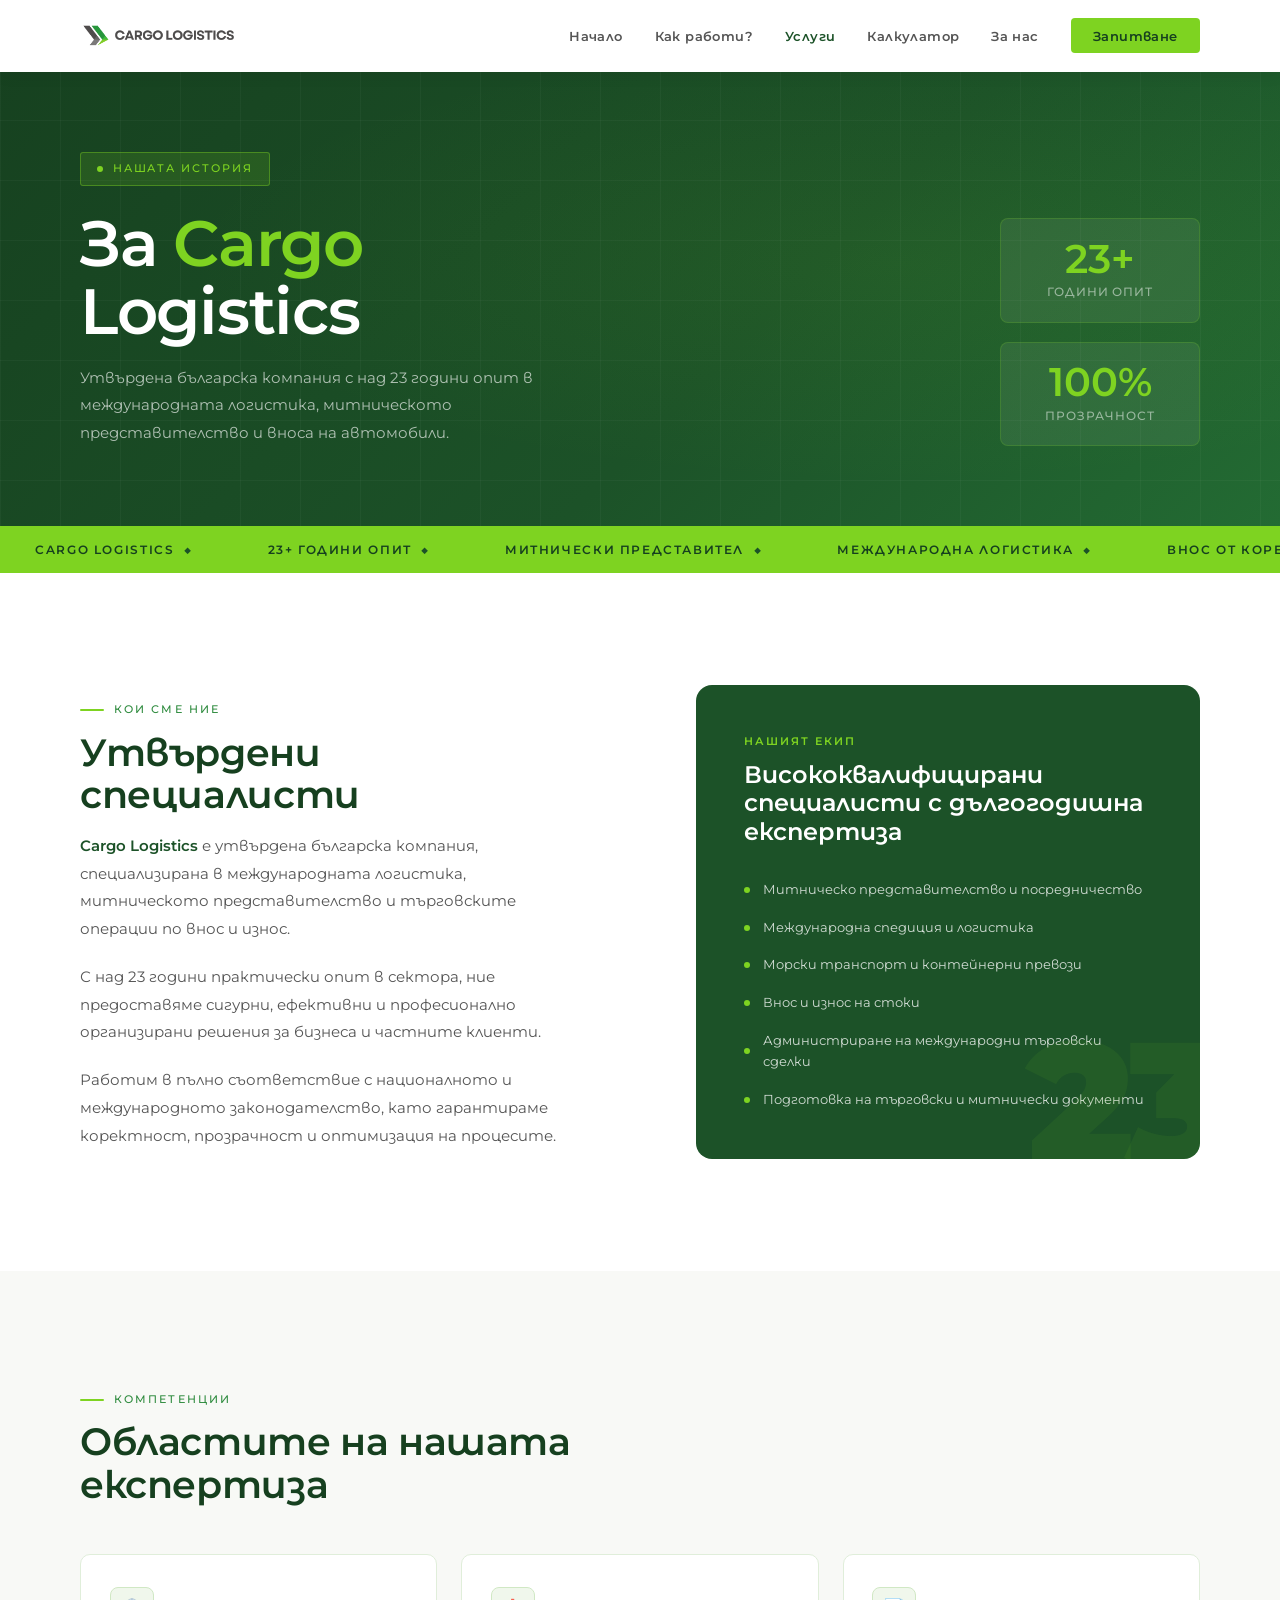
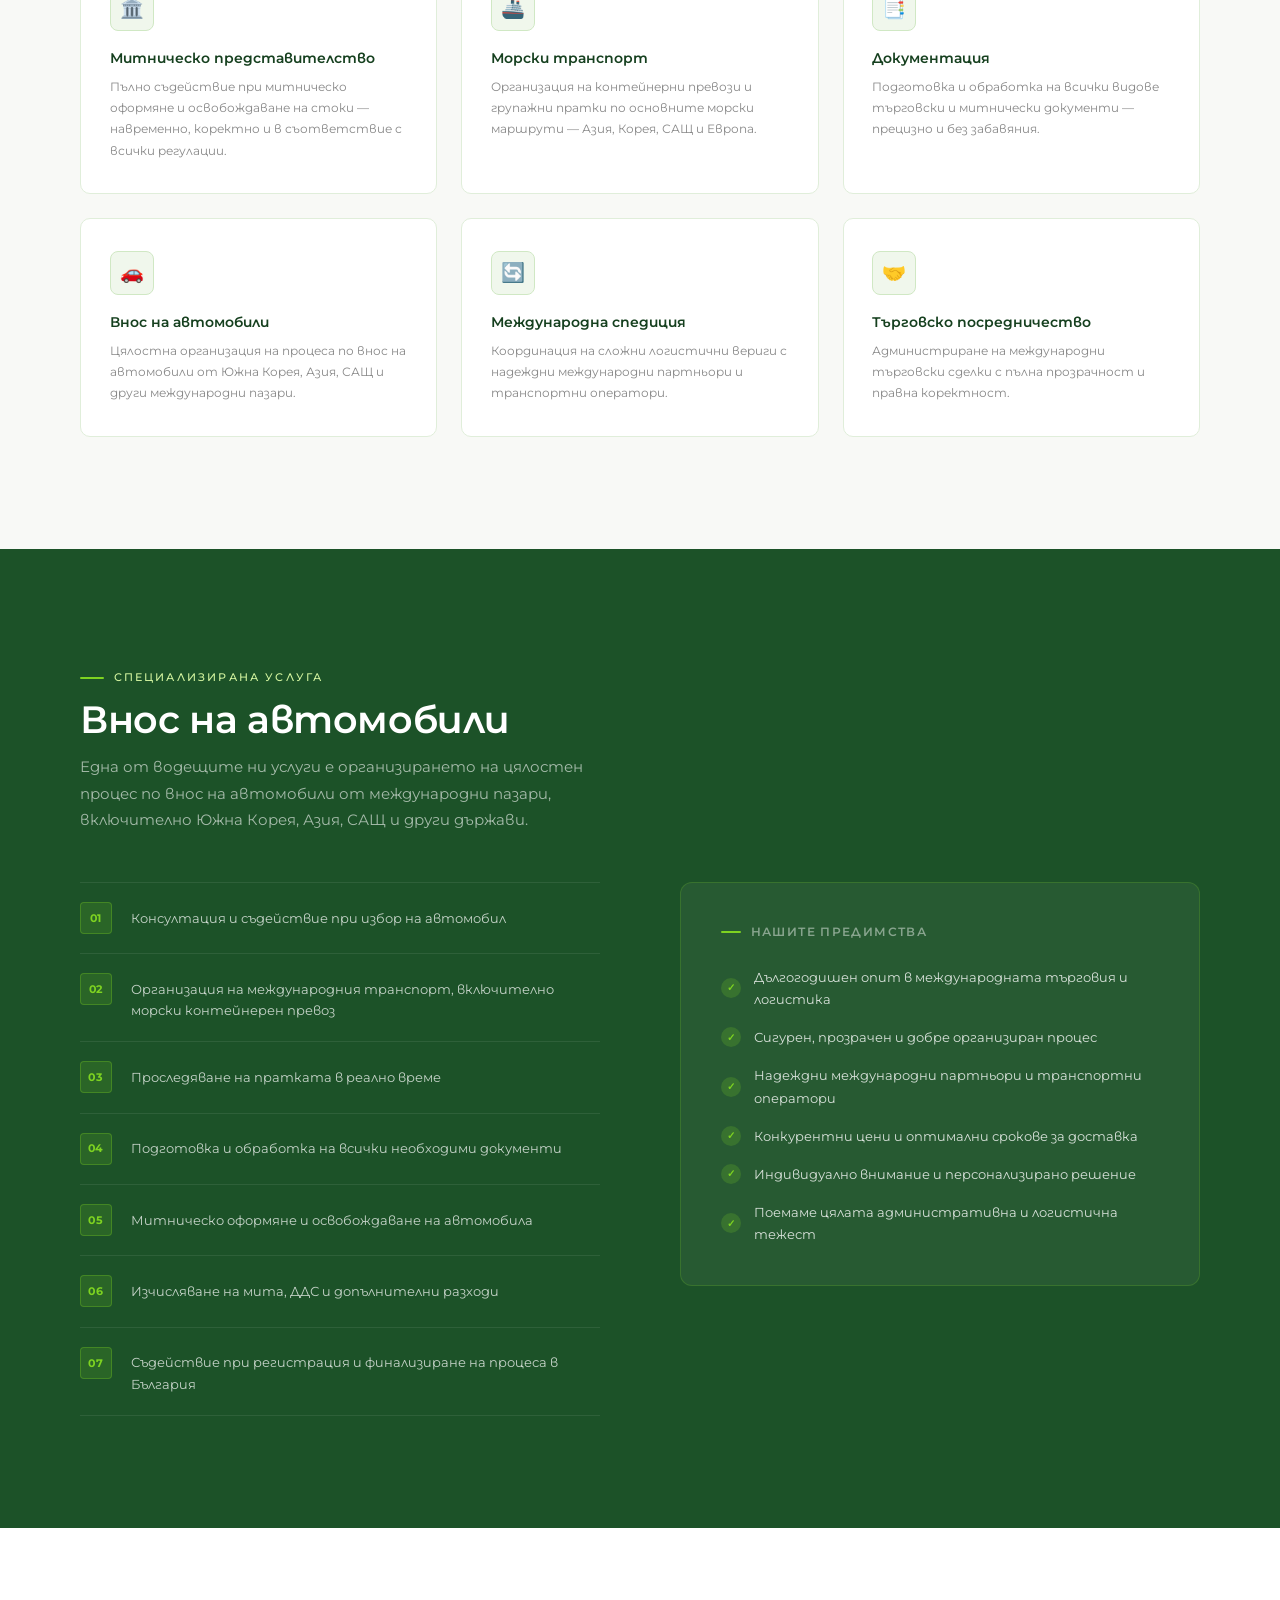
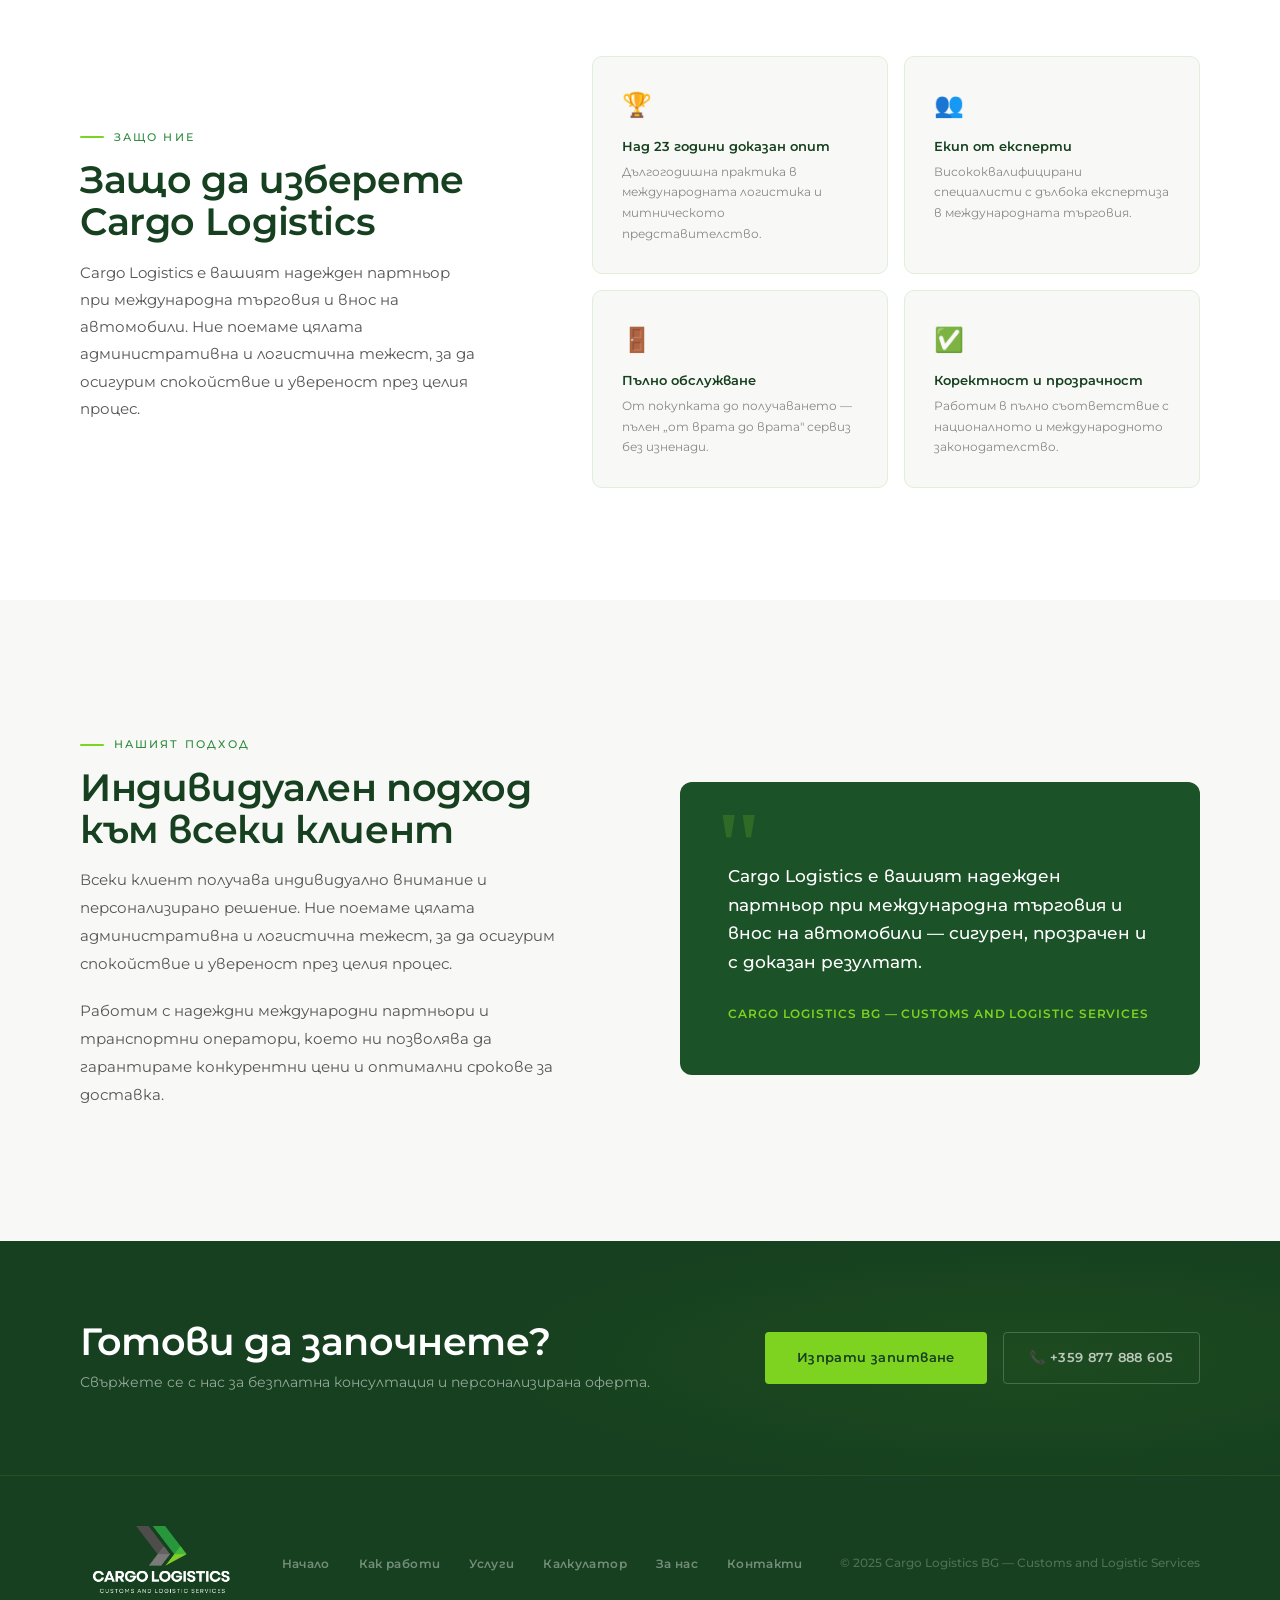
<file: about.html>
<!DOCTYPE html>
<html lang="bg">
<head>
<meta charset="UTF-8">
<meta name="viewport" content="width=device-width, initial-scale=1.0">
<title>За нас — Cargo Logistics</title>
<link href="https://fonts.googleapis.com/css2?family=Montserrat:ital,wght@0,300;0,400;0,500;0,600;0,700;0,900;1,400&display=swap" rel="stylesheet">
<link rel="stylesheet" href="about.css">
</head>
<body>

<!-- NAV -->
<nav>
    <a class="nav-logo" href="#"><img src="Logo-3.png" alt="Cargo Logistics"></a>
    <ul class="nav-links">
      <li><a href="index.html">Начало</a></li>
      <li><a href="index.html#how">Как работи?</a></li>
      <li><a href="index.html#services" class="active">Услуги</a></li>
      <li><a href="index.html#calculator">Калкулатор</a></li>
      <li><a href="about.html">За нас</a></li>
      <li><a href="index.html#contact" class="nav-cta">Запитване</a></li>
    </ul>
  </nav>

<!-- PAGE HERO -->
<div class="page-hero">
  <div class="page-hero-bg"></div>
  <div class="page-hero-content">
    <div class="page-hero-left">
      <div class="page-eyebrow">Нашата история</div>
      <h1>За <em>Cargo</em><br>Logistics</h1>
      <p class="page-hero-desc">Утвърдена българска компания с над 23 години опит в международната логистика, митническото представителство и вноса на автомобили.</p>
    </div>
    <div class="page-hero-stats">
      <div class="hero-stat-card">
        <span class="hero-stat-num">23+</span>
        <span class="hero-stat-label">Години опит</span>
      </div>
      <div class="hero-stat-card">
        <span class="hero-stat-num">100%</span>
        <span class="hero-stat-label">Прозрачност</span>
      </div>
    </div>
  </div>
</div>

<!-- TICKER -->
<div class="ticker-wrap">
  <div class="ticker-inner">
    <span class="ticker-item">Cargo Logistics <span class="ticker-sep">◆</span></span>
    <span class="ticker-item">23+ Години опит <span class="ticker-sep">◆</span></span>
    <span class="ticker-item">Митнически представител <span class="ticker-sep">◆</span></span>
    <span class="ticker-item">Международна логистика <span class="ticker-sep">◆</span></span>
    <span class="ticker-item">Внос от Корея <span class="ticker-sep">◆</span></span>
    <span class="ticker-item">Варна, България <span class="ticker-sep">◆</span></span>
    <span class="ticker-item">Cargo Logistics <span class="ticker-sep">◆</span></span>
    <span class="ticker-item">23+ Години опит <span class="ticker-sep">◆</span></span>
    <span class="ticker-item">Митнически представител <span class="ticker-sep">◆</span></span>
    <span class="ticker-item">Международна логистика <span class="ticker-sep">◆</span></span>
    <span class="ticker-item">Внос от Корея <span class="ticker-sep">◆</span></span>
    <span class="ticker-item">Варна, България <span class="ticker-sep">◆</span></span>
  </div>
</div>

<!-- ABOUT INTRO -->
<section class="about-intro">
  <div class="about-intro-layout">
    <div class="about-intro-text fade-up">
      <div class="section-tag">Кои сме ние</div>
      <h2>Утвърдени<br>специалисти</h2>
      <p style="margin-top:1rem"><strong>Cargo Logistics</strong> е утвърдена българска компания, специализирана в международната логистика, митническото представителство и търговските операции по внос и износ.</p>
      <p>С над 23 години практически опит в сектора, ние предоставяме сигурни, ефективни и професионално организирани решения за бизнеса и частните клиенти.</p>
      <p>Работим в пълно съответствие с националното и международното законодателство, като гарантираме коректност, прозрачност и оптимизация на процесите.</p>
    </div>
    <div class="about-visual fade-up" style="transition-delay:0.12s">
      <div class="about-visual-card">
        <span class="avc-label">Нашият екип</span>
        <p class="avc-headline">Висококвалифицирани специалисти с дългогодишна експертиза</p>
        <div class="avc-items">
          <div class="avc-item"><span class="avc-dot"></span>Митническо представителство и посредничество</div>
          <div class="avc-item"><span class="avc-dot"></span>Международна спедиция и логистика</div>
          <div class="avc-item"><span class="avc-dot"></span>Морски транспорт и контейнерни превози</div>
          <div class="avc-item"><span class="avc-dot"></span>Внос и износ на стоки</div>
          <div class="avc-item"><span class="avc-dot"></span>Администриране на международни търговски сделки</div>
          <div class="avc-item"><span class="avc-dot"></span>Подготовка на търговски и митнически документи</div>
        </div>
      </div>
    </div>
  </div>
</section>

<!-- EXPERTISE -->
<section class="expertise-section">
  <div class="section-tag fade-up">Компетенции</div>
  <h2 class="fade-up">Областите на нашата<br>експертиза</h2>
  <div class="expertise-grid">
    <div class="expertise-card fade-up">
      <div class="ec-icon">🏛️</div>
      <h3>Митническо представителство</h3>
      <p>Пълно съдействие при митническо оформяне и освобождаване на стоки — навременно, коректно и в съответствие с всички регулации.</p>
    </div>
    <div class="expertise-card fade-up" style="transition-delay:0.07s">
      <div class="ec-icon">🚢</div>
      <h3>Морски транспорт</h3>
      <p>Организация на контейнерни превози и групажни пратки по основните морски маршрути — Азия, Корея, САЩ и Европа.</p>
    </div>
    <div class="expertise-card fade-up" style="transition-delay:0.14s">
      <div class="ec-icon">📑</div>
      <h3>Документация</h3>
      <p>Подготовка и обработка на всички видове търговски и митнически документи — прецизно и без забавяния.</p>
    </div>
    <div class="expertise-card fade-up" style="transition-delay:0.21s">
      <div class="ec-icon">🚗</div>
      <h3>Внос на автомобили</h3>
      <p>Цялостна организация на процеса по внос на автомобили от Южна Корея, Азия, САЩ и други международни пазари.</p>
    </div>
    <div class="expertise-card fade-up" style="transition-delay:0.28s">
      <div class="ec-icon">🔄</div>
      <h3>Международна спедиция</h3>
      <p>Координация на сложни логистични вериги с надеждни международни партньори и транспортни оператори.</p>
    </div>
    <div class="expertise-card fade-up" style="transition-delay:0.35s">
      <div class="ec-icon">🤝</div>
      <h3>Търговско посредничество</h3>
      <p>Администриране на международни търговски сделки с пълна прозрачност и правна коректност.</p>
    </div>
  </div>
</section>

<!-- CAR IMPORT SECTION -->
<section class="car-import-section">
  <div class="section-tag fade-up">Специализирана услуга</div>
  <h2 class="fade-up">Внос на автомобили</h2>
  <p class="car-import-lead fade-up">Една от водещите ни услуги е организирането на цялостен процес по внос на автомобили от международни пазари, включително Южна Корея, Азия, САЩ и други държави.</p>
  <div class="car-import-layout">
    <div class="import-list fade-up">
      <div class="import-item">
        <div class="import-num">01</div>
        <span class="import-text">Консултация и съдействие при избор на автомобил</span>
      </div>
      <div class="import-item">
        <div class="import-num">02</div>
        <span class="import-text">Организация на международния транспорт, включително морски контейнерен превоз</span>
      </div>
      <div class="import-item">
        <div class="import-num">03</div>
        <span class="import-text">Проследяване на пратката в реално време</span>
      </div>
      <div class="import-item">
        <div class="import-num">04</div>
        <span class="import-text">Подготовка и обработка на всички необходими документи</span>
      </div>
      <div class="import-item">
        <div class="import-num">05</div>
        <span class="import-text">Митническо оформяне и освобождаване на автомобила</span>
      </div>
      <div class="import-item">
        <div class="import-num">06</div>
        <span class="import-text">Изчисляване на мита, ДДС и допълнителни разходи</span>
      </div>
      <div class="import-item">
        <div class="import-num">07</div>
        <span class="import-text">Съдействие при регистрация и финализиране на процеса в България</span>
      </div>
    </div>
    <div class="import-highlight fade-up" style="transition-delay:0.12s">
      <div class="ih-title">Нашите предимства</div>
      <div class="ih-items">
        <div class="ih-item">
          <span class="ih-check">✓</span>
          Дългогодишен опит в международната търговия и логистика
        </div>
        <div class="ih-item">
          <span class="ih-check">✓</span>
          Сигурен, прозрачен и добре организиран процес
        </div>
        <div class="ih-item">
          <span class="ih-check">✓</span>
          Надеждни международни партньори и транспортни оператори
        </div>
        <div class="ih-item">
          <span class="ih-check">✓</span>
          Конкурентни цени и оптимални срокове за доставка
        </div>
        <div class="ih-item">
          <span class="ih-check">✓</span>
          Индивидуално внимание и персонализирано решение
        </div>
        <div class="ih-item">
          <span class="ih-check">✓</span>
          Поемаме цялата административна и логистична тежест
        </div>
      </div>
    </div>
  </div>
</section>

<!-- WHY US -->
<section class="why-section">
  <div class="why-layout">
    <div class="why-intro fade-up">
      <div class="section-tag">Защо ние</div>
      <h2>Защо да изберете Cargo Logistics</h2>
      <p>Cargo Logistics е вашият надежден партньор при международна търговия и внос на автомобили. Ние поемаме цялата административна и логистична тежест, за да осигурим спокойствие и увереност през целия процес.</p>
    </div>
    <div class="why-cards">
      <div class="why-card fade-up" style="transition-delay:0.08s">
        <span class="wc-icon">🏆</span>
        <h3>Над 23 години доказан опит</h3>
        <p>Дългогодишна практика в международната логистика и митническото представителство.</p>
      </div>
      <div class="why-card fade-up" style="transition-delay:0.14s">
        <span class="wc-icon">👥</span>
        <h3>Екип от експерти</h3>
        <p>Висококвалифицирани специалисти с дълбока експертиза в международната търговия.</p>
      </div>
      <div class="why-card fade-up" style="transition-delay:0.2s">
        <span class="wc-icon">🚪</span>
        <h3>Пълно обслужване</h3>
        <p>От покупката до получаването — пълен „от врата до врата" сервиз без изненади.</p>
      </div>
      <div class="why-card fade-up" style="transition-delay:0.26s">
        <span class="wc-icon">✅</span>
        <h3>Коректност и прозрачност</h3>
        <p>Работим в пълно съответствие с националното и международното законодателство.</p>
      </div>
    </div>
  </div>
</section>

<!-- APPROACH -->
<section class="approach-section">
  <div class="approach-layout">
    <div class="approach-text fade-up">
      <div class="section-tag">Нашият подход</div>
      <h2>Индивидуален подход към всеки клиент</h2>
      <p style="margin-top:1rem">Всеки клиент получава индивидуално внимание и персонализирано решение. Ние поемаме цялата административна и логистична тежест, за да осигурим спокойствие и увереност през целия процес.</p>
      <p>Работим с надеждни международни партньори и транспортни оператори, което ни позволява да гарантираме конкурентни цени и оптимални срокове за доставка.</p>
    </div>
    <div class="approach-quote fade-up" style="transition-delay:0.12s">
      <p class="quote-text">Cargo Logistics е вашият надежден партньор при международна търговия и внос на автомобили — сигурен, прозрачен и с доказан резултат.</p>
      <span class="quote-attr">Cargo Logistics BG — Customs and Logistic Services</span>
    </div>
  </div>
</section>

<!-- CTA BANNER -->
<div class="cta-banner">
  <div class="cta-banner-text fade-up">
    <h2>Готови да започнете?</h2>
    <p>Свържете се с нас за безплатна консултация и персонализирана оферта.</p>
  </div>
  <div class="cta-banner-actions fade-up" style="transition-delay:0.1s">
    <a href="index.html#contact" class="btn-lime">Изпрати запитване</a>
    <a href="tel:+359877888605" class="btn-ghost-dark">📞 +359 877 888 605</a>
  </div>
</div>

<!-- FOOTER -->
<footer>
    <div class="footer-logo"><img src="Logo-2.png" alt="Cargo Logistics"></div>
    <ul class="footer-links">
      <li><a href="index.htmlt">Начало</a></li>
      <li><a href="index.html#how">Как работи</a></li>
      <li><a href="index.html#services">Услуги</a></li>
      <li><a href="index.html#calculator">Калкулатор</a></li>
      <li><a href="index.html#About">За нас</a></li>
      <li><a href="index.html#contact">Контакти</a></li>
    </ul>
    <div class="footer-copy">© 2025 Cargo Logistics BG — Customs and Logistic Services</div>
  </footer>

<script>
const obs = new IntersectionObserver((entries) => {
  entries.forEach(e => {
    if (e.isIntersecting) { e.target.classList.add('visible'); obs.unobserve(e.target); }
  });
}, { threshold: 0.1 });
document.querySelectorAll('.fade-up').forEach(el => obs.observe(el));
</script>
</body>
</html>
</file>
<file: index.css>
:root {
    --green-dark:   #16401f;
    --green-brand:  #1c5228;
    --green-mid:    #236b33;
    --green-accent: #2e8b3e;
    --lime:         #7ed321;
    --lime-bright:  #a8e63d;
    --lime-pale:    #d4f5a0;
    --gray-dark:    #3d3d3d;
    --gray-mid:     #555;
    --gray-light:   #888;
    --off-white:    #f8f9f6;
    --white:        #ffffff;
  }
  
  *, *::before, *::after { box-sizing: border-box; margin: 0; padding: 0; }
  html { scroll-behavior: smooth; }
  
  body {
    background: var(--off-white);
    color: var(--gray-dark);
    font-family: 'Montserrat', sans-serif;
    font-weight: 400;
    line-height: 1.65;
    overflow-x: hidden;
  }
  
  /* NAV */
  nav {
    position: fixed;
    inset: 0 0 auto 0;
    z-index: 300;
    display: flex;
    align-items: center;
    justify-content: space-between;
    padding: 0 5rem;
    height: 72px;
    background: var(--white);
    box-shadow: 0 2px 16px rgba(0,0,0,0.07);
  }
  
  .nav-logo img { height: 84px; display: block; }
  
  .nav-links { display: flex; gap: 2rem; list-style: none; align-items: center; }
  
  .nav-links a {
    color: var(--gray-mid);
    text-decoration: none;
    font-size: 0.82rem;
    font-weight: 600;
    letter-spacing: 0.03em;
    transition: color 0.2s;
  }
  
  .nav-links a:hover { color: var(--green-brand); }
  .nav-links a.active { color: var(--green-brand); }
  
  .nav-cta {
    background: var(--lime) !important;
    color: var(--green-dark) !important;
    padding: 0.6rem 1.4rem !important;
    border-radius: 4px;
  }
  .nav-cta:hover { background: var(--lime-bright) !important; }
  
  /* HERO */

  
.hero {
    min-height: 100vh;
    position: relative;
    display: flex;
    align-items: center;
    padding-top: 72px;
    overflow: hidden;
  }
  
  .hero-bg {
    position: absolute;
    inset: 0;
    background-image: url('https://static.super.website/fs/super-website/userFiles/cargologistics/images/r256-chatgpt-image-oct-26-2025-015347-pm-17614802647723.webp?v=1761480317');
    background-size: cover;
    background-position: center 40%;
    filter: brightness(0.38) saturate(0.9);
    z-index: 0;
  }
  
  .hero-bg::after {
    content: '';
    position: absolute;
    inset: 0;
    background: linear-gradient(105deg, rgba(22,64,31,0.92) 0%, rgba(22,64,31,0.6) 55%, rgba(22,64,31,0.15) 100%);
  }
  
  .hero-left {
    position: relative;
    z-index: 2;
    padding: 6rem 5rem;
    max-width: 680px;
  }
  
  .hero-eyebrow {
    display: inline-flex;
    align-items: center;
    gap: 0.6rem;
    background: rgba(126,211,33,0.15);
    border: 1px solid rgba(126,211,33,0.4);
    color: var(--lime);
    font-size: 0.68rem;
    font-weight: 500;
    letter-spacing: 0.18em;
    text-transform: uppercase;
    padding: 0.45rem 1rem;
    border-radius: 3px;
    margin-bottom: 2rem;
    width: fit-content;
  }
  
  .hero-eyebrow::before {
    content: '';
    width: 6px; height: 6px;
    background: var(--lime);
    border-radius: 50%;
    animation: blink 2s ease infinite;
  }
  
  @keyframes blink { 0%,100%{opacity:1}50%{opacity:0.2} }
  
  h1 {
    font-size: clamp(2.4rem, 4.5vw, 4.2rem);
    font-weight: 600;
    line-height: 1.08;
    color: var(--white);
    margin-bottom: 1.5rem;
    letter-spacing: -0.01em;
  }
  
  h1 em { font-style: normal; color: var(--lime); }
  
  .hero-desc {
    font-size: 0.95rem;
    color: rgba(255,255,255,0.7);
    max-width: 440px;
    line-height: 1.8;
    margin-bottom: 0.6rem;
    font-weight: 400;
  }
  
  .hero-promise {
    font-size: 0.75rem;
    font-weight: 500;
    color: var(--lime);
    letter-spacing: 0.04em;
    margin-bottom: 2.5rem;
    text-transform: uppercase;
  }
  
  .hero-actions {
    display: flex;
    gap: 1rem;
    align-items: center;
    flex-wrap: wrap;
    margin-bottom: 3.5rem;
  }
  
  .btn-lime {
    display: inline-block;
    background: var(--lime);
    color: var(--green-dark);
    text-decoration: none;
    font-weight: 600;
    font-size: 0.84rem;
    letter-spacing: 0.03em;
    padding: 0.9rem 2rem;
    border-radius: 4px;
    transition: background 0.2s, transform 0.15s;
  }
  .btn-lime:hover { background: var(--lime-bright); transform: translateY(-2px); }
  
  .btn-ghost-white {
    display: inline-flex;
    align-items: center;
    gap: 0.5rem;
    color: rgba(255,255,255,0.75);
    text-decoration: none;
    font-size: 0.82rem;
    font-weight: 600;
    letter-spacing: 0.03em;
    border: 1.5px solid rgba(255,255,255,0.25);
    padding: 0.9rem 1.6rem;
    border-radius: 4px;
    transition: border-color 0.2s, color 0.2s;
  }
  .btn-ghost-white:hover { border-color: rgba(255,255,255,0.6); color: var(--white); }
  
  .hero-stats {
    display: flex;
    gap: 0;
    border-top: 1px solid rgba(255,255,255,0.1);
    padding-top: 2rem;
  }
  
  .stat-item {
    display: flex;
    flex-direction: column;
    padding-right: 2.5rem;
    margin-right: 2.5rem;
    border-right: 1px solid rgba(255,255,255,0.1);
  }
  .stat-item:last-child { border-right: none; margin-right: 0; padding-right: 0; }
  
  .stat-num {
    font-size: 2.2rem;
    font-weight: 600;
    color: var(--lime);
    line-height: 1;
  }
  
  .stat-label {
    font-size: 0.72rem;
    color: rgba(255,255,255,0.5);
    margin-top: 0.25rem;
    text-transform: uppercase;
    letter-spacing: 0.05em;
    font-weight: 500;
  }
  /* TICKER */
  .ticker-wrap {
    background: var(--lime);
    overflow: hidden;
    padding: 0.65rem 0;
    white-space: nowrap;
  }
  
  .ticker-inner {
    display: inline-flex;
    animation: ticker 28s linear infinite;
  }
  
  .ticker-item {
    font-size: 0.72rem;
    font-weight: 600;
    letter-spacing: 0.14em;
    color: var(--green-dark);
    padding: 0 2.2rem;
    text-transform: uppercase;
  }
  
  .ticker-sep { color: var(--green-brand); margin: 0 0.3rem; }
  
  @keyframes ticker { from{transform:translateX(0)} to{transform:translateX(-50%)} }
  
  /* SECTIONS */
  section { padding: 7rem 5rem; }
  
  .section-tag {
    display: inline-flex;
    align-items: center;
    gap: 0.6rem;
    font-size: 0.68rem;
    font-weight: 500;
    letter-spacing: 0.2em;
    text-transform: uppercase;
    color: var(--green-accent);
    margin-bottom: 0.8rem;
  }
  
  .section-tag::before {
    content: '';
    width: 24px; height: 2px;
    background: var(--lime);
    border-radius: 2px;
  }
  
  h2 {
    font-size: clamp(1.8rem, 3vw, 2.8rem);
    font-weight: 600;
    color: var(--green-dark);
    line-height: 1.1;
    letter-spacing: -0.01em;
    margin-bottom: 0.8rem;
  }
  
  /* HOW IT WORKS */
  .how-section { background: var(--white); }
  
  .how-layout {
    display: grid;
    grid-template-columns: 340px 1fr;
    gap: 7rem;
    align-items: start;
  }
  
  .how-intro p { font-size: 0.92rem; color: var(--gray-mid); line-height: 1.8; margin-top: 1rem; font-weight: 400; }
  
  .steps { display: flex; flex-direction: column; }
  
  .step {
    display: flex;
    gap: 1.8rem;
    padding: 2rem 0;
    border-bottom: 1px solid #eef2ec;
    transition: padding-left 0.25s;
    cursor: default;
  }
  .step:first-child { border-top: 1px solid #eef2ec; }
  .step:hover { padding-left: 0.6rem; }
  
  .step-num {
    flex-shrink: 0;
    width: 46px; height: 46px;
    border-radius: 4px;
    background: #f0f7ec;
    border: 2px solid #d0e8c8;
    display: grid;
    place-items: center;
    font-size: 1rem;
    font-weight: 600;
    color: var(--green-accent);
    transition: background 0.2s, border-color 0.2s, color 0.2s;
  }
  .step:hover .step-num { background: var(--lime); color: var(--green-dark); border-color: var(--lime); }
  
  .step-body h3 { font-size: 0.88rem; font-weight: 600; color: var(--green-dark); margin-bottom: 0.35rem; letter-spacing: 0.01em; }
  .step-body p { font-size: 0.83rem; color: var(--gray-light); line-height: 1.7; font-weight: 400; }
  
  /* SERVICES */
  .services-section { background: var(--green-brand); }
  .services-section .section-tag { color: var(--lime-pale); }
  .services-section h2 { color: var(--white); }
  
  .services-lead {
    font-size: 0.92rem;
    color: rgba(255,255,255,0.6);
    max-width: 560px;
    line-height: 1.8;
    margin-bottom: 3.5rem;
    margin-top: 0.5rem;
    font-weight: 400;
  }
  
  .services-grid {
    display: grid;
    grid-template-columns: repeat(4, 1fr);
    gap: 1px;
    background: rgba(255,255,255,0.06);
    border: 1px solid rgba(255,255,255,0.06);
    border-radius: 8px;
    overflow: hidden;
  }
  
  .service-card {
    background: rgba(22,64,31,0.6);
    padding: 2rem 1.6rem;
    transition: background 0.2s;
    position: relative;
    cursor: default;
  }
  .service-card::after {
    content: '';
    position: absolute;
    bottom: 0; left: 0; right: 0;
    height: 2px;
    background: var(--lime);
    transform: scaleX(0);
    transition: transform 0.25s;
    transform-origin: left;
  }
  .service-card:hover { background: rgba(22,64,31,0.9); }
  .service-card:hover::after { transform: scaleX(1); }
  
  .service-icon {
    width: 42px; height: 42px;
    background: rgba(126,211,33,0.15);
    border-radius: 6px;
    display: grid;
    place-items: center;
    font-size: 1.15rem;
    margin-bottom: 1rem;
  }
  
  .service-card h3 {
    font-size: 0.78rem;
    font-weight: 500;
    color: rgba(255,255,255,0.88);
    line-height: 1.45;
    letter-spacing: 0.01em;
  }
  
  /* PRICING */
  .pricing-section { background: var(--off-white); }
  
  .pricing-layout {
    display: grid;
    grid-template-columns: 1.2fr 0.8fr;
    gap: 4rem;
    margin-top: 3rem;
    align-items: start;
  }
  
  .pricing-table {
    border: 1px solid #d8ecd0;
    border-radius: 8px;
    overflow: hidden;
    margin-bottom: 1.2rem;
    background: var(--white);
  }
  
  .pricing-head {
    background: var(--green-brand);
    padding: 1rem 1.8rem;
    font-size: 0.75rem;
    font-weight: 600;
    letter-spacing: 0.1em;
    text-transform: uppercase;
    color: var(--white);
    display: flex;
    align-items: center;
    gap: 0.6rem;
  }
  .pricing-head::before {
    content: '';
    width: 3px; height: 14px;
    background: var(--lime);
    border-radius: 2px;
  }
  
  .pricing-row {
    display: flex;
    justify-content: space-between;
    align-items: center;
    padding: 0.85rem 1.8rem;
    border-bottom: 1px solid #eef6ea;
    gap: 1rem;
    transition: background 0.15s;
  }
  .pricing-row:last-child { border-bottom: none; }
  .pricing-row:hover { background: #f4faf0; }
  
  .pr-label { font-size: 0.82rem; color: var(--gray-mid); flex: 1; font-weight: 400; }
  .pr-val { font-size: 0.82rem; font-weight: 600; color: var(--green-brand); white-space: nowrap; }
  
  .pricing-aside { display: flex; flex-direction: column; gap: 1.2rem; }
  
  .cta-card {
    background: var(--green-brand);
    border-radius: 8px;
    padding: 2.2rem;
    color: var(--white);
    position: relative;
    overflow: hidden;
  }
  .cta-card::before {
    content: '»';
    position: absolute;
    right: -1rem; bottom: -2rem;
    font-size: 8rem;
    font-weight: 600;
    color: rgba(126,211,33,0.1);
    line-height: 1;
    pointer-events: none;
  }
  
  .cta-card h3 {
    font-size: 1.1rem;
    font-weight: 600;
    line-height: 1.2;
    margin-bottom: 0.8rem;
    color: var(--white);
    letter-spacing: 0.01em;
  }
  
  .cta-card p { font-size: 0.83rem; color: rgba(255,255,255,0.65); line-height: 1.7; margin-bottom: 1.5rem; font-weight: 400; }
  
  .btn-lime-sm {
    display: inline-block;
    background: var(--lime);
    color: var(--green-dark);
    font-weight: 600;
    font-size: 0.78rem;
    letter-spacing: 0.04em;
    padding: 0.7rem 1.4rem;
    border-radius: 4px;
    text-decoration: none;
    transition: background 0.2s;
  }
  .btn-lime-sm:hover { background: var(--lime-bright); }
  
  .link-pill {
    display: inline-flex;
    align-items: center;
    gap: 0.5rem;
    border: 1.5px solid #d0e8c4;
    border-radius: 4px;
    padding: 0.75rem 1.2rem;
    font-size: 0.78rem;
    font-weight: 600;
    color: var(--green-mid);
    text-decoration: none;
    background: var(--white);
    transition: border-color 0.2s, background 0.2s;
    letter-spacing: 0.04em;
  }
  .link-pill:hover { border-color: var(--green-accent); background: #f0f7ec; }
  
  /* TIPS */
  .tips-section { background: var(--white); }
  
  .tips-grid {
    display: grid;
    grid-template-columns: repeat(3, 1fr);
    gap: 1.5rem;
    margin-top: 3rem;
  }
  
  .tip-card {
    background: var(--off-white);
    border: 1px solid #e0eeda;
    border-radius: 8px;
    padding: 2rem 1.8rem;
    position: relative;
    overflow: hidden;
    cursor: default;
    transition: box-shadow 0.2s;
  }
  .tip-card:hover { box-shadow: 0 8px 32px rgba(28,82,40,0.1); }
  .tip-card::before {
    content: '';
    position: absolute;
    top: 0; left: 0; right: 0;
    height: 3px;
    background: linear-gradient(90deg, var(--green-accent), var(--lime));
  }
  
  .tip-badge {
    display: inline-flex;
    align-items: center;
    justify-content: center;
    width: 36px; height: 36px;
    background: var(--lime);
    border-radius: 4px;
    font-size: 0.85rem;
    font-weight: 600;
    color: var(--green-dark);
    margin-bottom: 1rem;
  }
  
  .tip-card h3 {
    font-size: 0.85rem;
    font-weight: 600;
    color: var(--green-dark);
    margin-bottom: 0.6rem;
    line-height: 1.4;
    letter-spacing: 0.01em;
  }
  
  .tip-card p { font-size: 0.82rem; color: var(--gray-mid); line-height: 1.75; font-weight: 400; }
  
  /* SLIDER CALCULATOR */
  .slider-calc-wrap {
    display: grid;
    grid-template-columns: 1fr 360px;
    gap: 3rem;
    align-items: start;
    margin-top: 0;
  }
  
  .slider-side { display: flex; flex-direction: column; gap: 2.5rem; }
  
  .slider-car-price-display {
    background: var(--white);
    border: 1.5px solid #d8ecd0;
    border-radius: 12px;
    padding: 1.8rem 2rem;
  }
  
  .calc-input {
    border: 1px solid #d8ecd0;
    border-radius: 8px;
    outline: none;
    padding: 1.1rem 1rem; /* was 0.72rem — increased for more height */
    font-family: 'Montserrat', sans-serif;
    font-size: 0.88rem;
    font-weight: 500;
    color: var(--gray-dark);
    width: 100%;
    background: transparent;
  }

  .scp-label {
    font-size: 0.72rem;
    font-weight: 600;
    color: var(--gray-light);
    text-transform: uppercase;
    letter-spacing: 0.1em;
    display: block;
    margin-bottom: 0.8rem;
  }
  
  .scp-value-wrap {
    display: flex;
    align-items: center;
    gap: 1.2rem;
    flex-wrap: wrap;
  }
  
  .scp-value {
    font-size: 2.4rem;
    font-weight: 600;
    color: var(--green-dark);
    letter-spacing: -0.02em;
    line-height: 1;
  }
  
  .scp-or {
    font-size: 0.72rem;
    color: var(--gray-light);
    font-weight: 400;
  }
  
  .scp-manual {
    border: 1.5px solid #d8ecd0;
    border-radius: 6px;
    padding: 0.5rem 0.8rem;
    font-family: 'Montserrat', sans-serif;
    font-size: 0.88rem;
    font-weight: 500;
    color: var(--gray-dark);
    width: 130px;
    outline: none;
    transition: border-color 0.2s;
  }
  .scp-manual:focus { border-color: var(--green-accent); }
  
  .slider-track-wrap { display: flex; flex-direction: column; gap: 0.8rem; }
  
  .car-slider {
    -webkit-appearance: none;
    appearance: none;
    width: 100%;
    height: 6px;
    border-radius: 3px;
    background: linear-gradient(to right, var(--lime) 0%, var(--lime) 9%, #d8ecd0 9%, #d8ecd0 100%);
    outline: none;
    cursor: pointer;
    transition: background 0.1s;
  }
  
  .car-slider::-webkit-slider-thumb {
    -webkit-appearance: none;
    width: 24px; height: 24px;
    border-radius: 50%;
    background: var(--green-brand);
    border: 3px solid var(--lime);
    cursor: pointer;
    box-shadow: 0 2px 8px rgba(28,82,40,0.25);
    transition: transform 0.15s;
  }
  .car-slider::-webkit-slider-thumb:hover { transform: scale(1.15); }
  .car-slider::-moz-range-thumb {
    width: 24px; height: 24px;
    border-radius: 50%;
    background: var(--green-brand);
    border: 3px solid var(--lime);
    cursor: pointer;
  }
  
  .slider-labels {
    display: flex;
    justify-content: space-between;
    font-size: 0.68rem;
    color: var(--gray-light);
    font-weight: 500;
  }
  
  .slider-toggles { display: flex; flex-direction: column; gap: 0.8rem; }
  
  .slider-toggles-label {
    font-size: 0.72rem;
    font-weight: 600;
    color: var(--gray-mid);
    text-transform: uppercase;
    letter-spacing: 0.08em;
    margin-bottom: 0.2rem;
  }
  
  .stoggle-row { display: flex; flex-direction: column; gap: 0.7rem; }
  
  .stoggle {
    display: flex;
    align-items: center;
    gap: 0.7rem;
    font-size: 0.82rem;
    font-weight: 500;
    color: var(--gray-dark);
    cursor: pointer;
    background: var(--white);
    border: 1.5px solid #d8ecd0;
    border-radius: 8px;
    padding: 0.75rem 1rem;
    transition: border-color 0.2s, background 0.2s;
  }
  .stoggle:hover { border-color: var(--green-accent); background: #f6fcf3; }
  
  .stoggle input[type="checkbox"] { display: none; }
  
  .stoggle-box {
    width: 18px; height: 18px;
    border: 2px solid #c0d8b8;
    border-radius: 4px;
    background: var(--white);
    display: grid;
    place-items: center;
    flex-shrink: 0;
    transition: background 0.2s, border-color 0.2s;
  }
  .stoggle input:checked ~ .stoggle-box,
  .stoggle input:checked + .stoggle-box {
    background: var(--green-accent);
    border-color: var(--green-accent);
  }
  .stoggle input:checked + .stoggle-box::after {
    content: '✓';
    color: white;
    font-size: 0.65rem;
    font-weight: 700;
  }
  
  .stoggle-price {
    margin-left: auto;
    font-size: 0.75rem;
    font-weight: 600;
    color: var(--green-mid);
  }
  
  /* Result card */
  .slider-result { position: sticky; top: 90px; }
  
  .sr-inner {
    background: var(--green-brand);
    border-radius: 16px;
    padding: 2rem;
    color: var(--white);
  }
  
  .sr-label {
    font-size: 0.68rem;
    font-weight: 600;
    text-transform: uppercase;
    letter-spacing: 0.12em;
    color: rgba(255,255,255,0.55);
    margin-bottom: 0.5rem;
  }
  
  .sr-total {
    font-size: 2.8rem;
    font-weight: 600;
    color: var(--lime);
    line-height: 1;
    letter-spacing: -0.02em;
    margin-bottom: 0.3rem;
  }
  
  .sr-note {
    font-size: 0.72rem;
    color: rgba(255,255,255,0.45);
    font-weight: 400;
    margin-bottom: 1.5rem;
  }
  
  .sr-breakdown {
    border-top: 1px solid rgba(255,255,255,0.1);
    padding-top: 1.2rem;
    display: flex;
    flex-direction: column;
    gap: 0.6rem;
    margin-bottom: 1.2rem;
  }
  
  .sr-row {
    display: flex;
    justify-content: space-between;
    font-size: 0.78rem;
    color: rgba(255,255,255,0.65);
    font-weight: 400;
  }
  .sr-row span:last-child { font-weight: 600; color: rgba(255,255,255,0.9); }
  .sr-tax span:last-child { color: var(--lime-pale); }
  
  .sr-disclaimer {
    font-size: 0.68rem;
    color: rgba(255,255,255,0.35);
    line-height: 1.6;
    font-weight: 400;
    margin-top: 0.5rem;
  }
  
  @media (max-width: 960px) {
    .slider-calc-wrap { grid-template-columns: 1fr; }
    .slider-result { position: static; }
    .scp-value { font-size: 1.8rem; }
  }
  
  
  /* CONTACT */
  .contact-section {
    background: var(--green-dark);
    display: grid;
    grid-template-columns: 1fr 1.1fr;
    gap: 6rem;
    padding: 7rem 5rem;
    align-items: start;
    position: relative;
    overflow: hidden;
  }
  .contact-section::before {
    content: '»';
    position: absolute;
    left: -3rem; top: 50%;
    transform: translateY(-50%);
    font-size: 35vw;
    font-weight: 600;
    color: rgba(255,255,255,0.02);
    pointer-events: none;
    line-height: 1;
  }
  
  .contact-section .section-tag { color: var(--lime); }
  .contact-section h2 { color: var(--white); }
  
  .contact-info > p {
    font-size: 0.9rem;
    color: rgba(255,255,255,0.55);
    line-height: 1.8;
    margin-bottom: 2.5rem;
    max-width: 360px;
    font-weight: 400;
  }
  
  .contact-items { display: flex; flex-direction: column; gap: 1rem; }
  
  .contact-item { display: flex; align-items: center; gap: 1rem; font-size: 0.85rem; color: rgba(255,255,255,0.7); font-weight: 400; }
  
  .c-icon {
    width: 38px; height: 38px;
    background: rgba(126,211,33,0.15);
    border: 1px solid rgba(126,211,33,0.3);
    border-radius: 5px;
    display: grid;
    place-items: center;
    font-size: 1rem;
    flex-shrink: 0;
  }
  
  .contact-form { display: flex; flex-direction: column; gap: 1.1rem; position: relative; z-index: 2; }
  
  .form-row { display: grid; grid-template-columns: 1fr 1fr; gap: 1rem; }
  
  .fg { display: flex; flex-direction: column; gap: 0.35rem; }
  
  .fg label {
    font-size: 0.65rem;
    font-weight: 600;
    letter-spacing: 0.14em;
    text-transform: uppercase;
    color: rgba(255,255,255,0.45);
  }
  
  .fg input, .fg textarea, .fg select {
    background: rgba(255,255,255,0.07);
    border: 1.5px solid rgba(255,255,255,0.12);
    border-radius: 5px;
    padding: 0.82rem 1rem;
    color: var(--white);
    font-family: 'Montserrat', sans-serif;
    font-size: 0.88rem;
    font-weight: 400;
    transition: border-color 0.2s, background 0.2s;
    outline: none;
    width: 100%;
    appearance: none;
  }
  .fg input::placeholder, .fg textarea::placeholder { color: rgba(255,255,255,0.3); }
  .fg input:focus, .fg textarea:focus, .fg select:focus {
    border-color: var(--lime);
    background: rgba(126,211,33,0.07);
  }
  .fg textarea { resize: vertical; min-height: 110px; }
  .fg select { cursor: pointer; }
  .fg select option { background: var(--green-dark); color: var(--white); }
  
  .form-submit {
    background: var(--lime);
    color: var(--green-dark);
    border: none;
    padding: 1rem 2.4rem;
    border-radius: 4px;
    font-family: 'Montserrat', sans-serif;
    font-size: 0.82rem;
    font-weight: 600;
    letter-spacing: 0.04em;
    cursor: pointer;
    transition: background 0.2s, transform 0.15s;
    align-self: flex-start;
  }
  .form-submit:hover { background: var(--lime-bright); transform: translateY(-2px); }
  
  /* FOOTER */
  footer {
    background: var(--green-dark);
    border-top: 1px solid rgba(126,211,33,0.12);
    padding: 2.5rem 5rem;
    display: flex;
    align-items: center;
    justify-content: space-between;
    flex-wrap: wrap;
    gap: 1.5rem;
  }
  
  .footer-logo img { height: 86px; }
  
  .footer-links { display: flex; gap: 1.8rem; list-style: none; }
  
  .footer-links a {
    font-size: 0.78rem;
    font-weight: 600;
    letter-spacing: 0.03em;
    color: rgba(255,255,255,0.4);
    text-decoration: none;
    transition: color 0.2s;
  }
  .footer-links a:hover { color: var(--lime); }
  
  .footer-copy {
    font-size: 0.72rem;
    color: rgba(255,255,255,0.25);
    font-weight: 500;
  }
  
  /* ANIMATIONS */
  .fade-up {
    opacity: 0;
    transform: translateY(18px);
    transition: opacity 0.5s ease, transform 0.5s ease;
  }
  .fade-up.visible { opacity: 1; transform: translateY(0); }
  
  /* RESPONSIVE */
  @media (max-width: 960px) {
    nav { padding: 0 1.5rem; }
    .nav-links { display: none; }
    section, .contact-section { padding: 5rem 1.5rem; }
    .hero { grid-template-columns: 1fr; background: var(--green-brand); }
    .hero-right { display: none; }
    .hero-left { padding: 5rem 1.5rem 3rem; }
    .how-layout { grid-template-columns: 1fr; gap: 2rem; }
    .services-grid { grid-template-columns: repeat(2, 1fr); }
    .pricing-layout { grid-template-columns: 1fr; }
    .tips-grid { grid-template-columns: 1fr; }
    .calc-layout { grid-template-columns: 1fr; }
    .calc-results-inner { position: static; }
    .contact-section { grid-template-columns: 1fr; }
    footer { padding: 2rem 1.5rem; flex-direction: column; align-items: flex-start; }
    .form-row { grid-template-columns: 1fr; }
    .hero-stats { flex-wrap: wrap; gap: 1.5rem; }
    .stat-item { border-right: none; margin-right: 0; padding-right: 0; } }
</file>
<file: about.css>
:root {
    --green-dark:   #16401f;
    --green-brand:  #1c5228;
    --green-mid:    #236b33;
    --green-accent: #2e8b3e;
    --lime:         #7ed321;
    --lime-bright:  #a8e63d;
    --lime-pale:    #d4f5a0;
    --gray-dark:    #3d3d3d;
    --gray-mid:     #555;
    --gray-light:   #888;
    --off-white:    #f8f9f6;
    --white:        #ffffff;
  }
  
  *, *::before, *::after { box-sizing: border-box; margin: 0; padding: 0; }
  html { scroll-behavior: smooth; }
  
  body {
    background: var(--off-white);
    color: var(--gray-dark);
    font-family: 'Montserrat', sans-serif;
    font-weight: 400;
    line-height: 1.65;
    overflow-x: hidden;
  }
  
  /* NAV */
  nav {
    position: fixed;
    inset: 0 0 auto 0;
    z-index: 300;
    display: flex;
    align-items: center;
    justify-content: space-between;
    padding: 0 5rem;
    height: 72px;
    background: var(--white);
    box-shadow: 0 2px 16px rgba(0,0,0,0.07);
  }
  
  .nav-logo img { height: 84px; display: block; }
  .nav-links { display: flex; gap: 2rem; list-style: none; align-items: center; }
  .nav-links a {
    color: var(--gray-mid);
    text-decoration: none;
    font-size: 0.82rem;
    font-weight: 600;
    letter-spacing: 0.03em;
    transition: color 0.2s;
  }
  .nav-links a:hover { color: var(--green-brand); }
  .nav-links a.active { color: var(--green-brand); }
  .nav-cta {
    background: var(--lime) !important;
    color: var(--green-dark) !important;
    padding: 0.6rem 1.4rem !important;
    border-radius: 4px;
  }
  .nav-cta:hover { background: var(--lime-bright) !important; }
  
  /* PAGE HERO */
  .page-hero {
    min-height: 52vh;
    background: var(--green-brand);
    position: relative;
    display: flex;
    align-items: flex-end;
    padding-top: 72px;
    overflow: hidden;
  }
  
  .page-hero-bg {
    position: absolute;
    inset: 0;
    background-image: url(aboutus.png);
   background:
      radial-gradient(ellipse 80% 60% at 70% 50%, rgba(126,211,33,0.07) 0%, transparent 70%),
      linear-gradient(135deg, var(--green-dark) 0%, var(--green-brand) 60%, var(--green-mid) 100%);
    z-index: 0;
  }
  
  /* decorative grid lines */
  .page-hero-bg::before {
    content: '';
    position: absolute;
    inset: 0;
    background-image:
      linear-gradient(rgba(255,255,255,0.03) 1px, transparent 1px),
      linear-gradient(90deg, rgba(255,255,255,0.03) 1px, transparent 1px);
    background-size: 60px 60px;
  }
  
  .page-hero-content {
    position: relative;
    z-index: 2;
    padding: 5rem 5rem 5rem;
    width: 100%;
    display: flex;
    align-items: flex-end;
    justify-content: space-between;
    gap: 4rem;
  }
  
  .page-hero-left { max-width: 600px; }
  
  .page-eyebrow {
    display: inline-flex;
    align-items: center;
    gap: 0.6rem;
    background: rgba(126,211,33,0.15);
    border: 1px solid rgba(126,211,33,0.4);
    color: var(--lime);
    font-size: 0.68rem;
    font-weight: 500;
    letter-spacing: 0.18em;
    text-transform: uppercase;
    padding: 0.45rem 1rem;
    border-radius: 3px;
    margin-bottom: 1.5rem;
    width: fit-content;
  }
  
  .page-eyebrow::before {
    content: '';
    width: 6px; height: 6px;
    background: var(--lime);
    border-radius: 50%;
  }
  
  h1 {
    font-size: clamp(2.6rem, 5vw, 4.5rem);
    font-weight: 600;
    line-height: 1.05;
    color: var(--white);
    letter-spacing: -0.02em;
    margin-bottom: 1.2rem;
  }
  
  h1 em { font-style: normal; color: var(--lime); }
  
  .page-hero-desc {
    font-size: 0.95rem;
    color: rgba(255,255,255,0.65);
    line-height: 1.8;
    max-width: 480px;
    font-weight: 400;
  }
  
  .page-hero-stats {
    display: flex;
    flex-direction: column;
    gap: 1.2rem;
    flex-shrink: 0;
  }
  
  .hero-stat-card {
    background: rgba(255,255,255,0.07);
    border: 1px solid rgba(126,211,33,0.2);
    border-radius: 8px;
    padding: 1.2rem 1.8rem;
    min-width: 200px;
    text-align: center;
  }
  
  .hero-stat-num {
    font-size: 2.5rem;
    font-weight: 600;
    color: var(--lime);
    line-height: 1;
    display: block;
  }
  
  .hero-stat-label {
    font-size: 0.72rem;
    color: rgba(255,255,255,0.5);
    text-transform: uppercase;
    letter-spacing: 0.08em;
    margin-top: 0.3rem;
    display: block;
    font-weight: 500;
  }
  
  /* TICKER */
  .ticker-wrap {
    background: var(--lime);
    overflow: hidden;
    padding: 0.65rem 0;
    white-space: nowrap;
  }
  .ticker-inner { display: inline-flex; animation: ticker 32s linear infinite; }
  .ticker-item {
    font-size: 0.72rem;
    font-weight: 600;
    letter-spacing: 0.14em;
    color: var(--green-dark);
    padding: 0 2.2rem;
    text-transform: uppercase;
  }
  .ticker-sep { color: var(--green-brand); margin: 0 0.3rem; }
  @keyframes ticker { from{transform:translateX(0)} to{transform:translateX(-50%)} }
  
  /* SECTIONS */
  section { padding: 7rem 5rem; }
  
  .section-tag {
    display: inline-flex;
    align-items: center;
    gap: 0.6rem;
    font-size: 0.68rem;
    font-weight: 500;
    letter-spacing: 0.2em;
    text-transform: uppercase;
    color: var(--green-accent);
    margin-bottom: 0.8rem;
  }
  .section-tag::before {
    content: '';
    width: 24px; height: 2px;
    background: var(--lime);
    border-radius: 2px;
  }
  
  h2 {
    font-size: clamp(1.8rem, 3vw, 2.8rem);
    font-weight: 600;
    color: var(--green-dark);
    line-height: 1.1;
    letter-spacing: -0.01em;
    margin-bottom: 0.8rem;
  }
  
  /* ABOUT INTRO */
  .about-intro { background: var(--white); }
  
  .about-intro-layout {
    display: grid;
    grid-template-columns: 1fr 1fr;
    gap: 7rem;
    align-items: center;
  }
  
  .about-intro-text p {
    font-size: 0.92rem;
    color: var(--gray-mid);
    line-height: 1.9;
    margin-bottom: 1.2rem;
    font-weight: 400;
  }
  
  .about-intro-text p:last-child { margin-bottom: 0; }
  
  .about-intro-text strong { color: var(--green-brand); font-weight: 600; }
  
  .about-visual {
    position: relative;
  }
  
  .about-visual-card {
    background: var(--green-brand);
    border-radius: 16px;
    padding: 3rem;
    color: var(--white);
    position: relative;
    overflow: hidden;
  }
  
  .about-visual-card::before {
    content: '23';
    position: absolute;
    right: -1.5rem;
    bottom: -2rem;
    font-size: 11rem;
    font-weight: 900;
    color: rgba(126,211,33,0.08);
    line-height: 1;
    pointer-events: none;
    letter-spacing: -0.05em;
  }
  
  .avc-label {
    font-size: 0.68rem;
    font-weight: 600;
    letter-spacing: 0.18em;
    text-transform: uppercase;
    color: var(--lime);
    margin-bottom: 0.6rem;
    display: block;
  }
  
  .avc-headline {
    font-size: 1.5rem;
    font-weight: 600;
    color: var(--white);
    line-height: 1.2;
    margin-bottom: 2rem;
  }
  
  .avc-items { display: flex; flex-direction: column; gap: 1rem; }
  
  .avc-item {
    display: flex;
    align-items: center;
    gap: 0.8rem;
    font-size: 0.82rem;
    color: rgba(255,255,255,0.8);
    font-weight: 400;
  }
  
  .avc-dot {
    width: 6px; height: 6px;
    background: var(--lime);
    border-radius: 50%;
    flex-shrink: 0;
  }
  
  /* EXPERTISE */
  .expertise-section { background: var(--off-white); }
  
  .expertise-grid {
    display: grid;
    grid-template-columns: repeat(3, 1fr);
    gap: 1.5rem;
    margin-top: 3rem;
  }
  
  .expertise-card {
    background: var(--white);
    border: 1px solid #e0eeda;
    border-radius: 10px;
    padding: 2rem 1.8rem;
    position: relative;
    overflow: hidden;
    transition: box-shadow 0.2s, transform 0.2s;
    cursor: default;
  }
  
  .expertise-card:hover {
    box-shadow: 0 8px 32px rgba(28,82,40,0.1);
    transform: translateY(-3px);
  }
  
  .expertise-card::after {
    content: '';
    position: absolute;
    top: 0; left: 0; right: 0;
    height: 3px;
    background: linear-gradient(90deg, var(--green-accent), var(--lime));
    transform: scaleX(0);
    transform-origin: left;
    transition: transform 0.3s;
  }
  
  .expertise-card:hover::after { transform: scaleX(1); }
  
  .ec-icon {
    width: 44px; height: 44px;
    background: #f0f7ec;
    border: 1.5px solid #d0e8c4;
    border-radius: 8px;
    display: grid;
    place-items: center;
    font-size: 1.2rem;
    margin-bottom: 1.2rem;
    transition: background 0.2s, border-color 0.2s;
  }
  
  .expertise-card:hover .ec-icon {
    background: var(--lime);
    border-color: var(--lime);
  }
  
  .expertise-card h3 {
    font-size: 0.86rem;
    font-weight: 600;
    color: var(--green-dark);
    margin-bottom: 0.5rem;
    line-height: 1.3;
  }
  
  .expertise-card p {
    font-size: 0.78rem;
    color: var(--gray-light);
    line-height: 1.7;
    font-weight: 400;
  }
  
  /* CAR IMPORT SECTION */
  .car-import-section { background: var(--green-brand); }
  .car-import-section .section-tag { color: var(--lime-pale); }
  .car-import-section h2 { color: var(--white); }
  
  .car-import-lead {
    font-size: 0.92rem;
    color: rgba(255,255,255,0.6);
    max-width: 560px;
    line-height: 1.8;
    margin-top: 0.5rem;
    margin-bottom: 3rem;
    font-weight: 400;
  }
  
  .car-import-layout {
    display: grid;
    grid-template-columns: 1fr 1fr;
    gap: 5rem;
    align-items: start;
  }
  
  .import-list { display: flex; flex-direction: column; gap: 0; }
  
  .import-item {
    display: flex;
    align-items: flex-start;
    gap: 1.2rem;
    padding: 1.2rem 0;
    border-bottom: 1px solid rgba(255,255,255,0.08);
  }
  .import-item:first-child { border-top: 1px solid rgba(255,255,255,0.08); }
  
  .import-num {
    width: 32px; height: 32px;
    border-radius: 4px;
    background: rgba(126,211,33,0.15);
    border: 1px solid rgba(126,211,33,0.3);
    display: grid;
    place-items: center;
    font-size: 0.7rem;
    font-weight: 700;
    color: var(--lime);
    flex-shrink: 0;
    letter-spacing: 0.05em;
  }
  
  .import-text {
    font-size: 0.84rem;
    color: rgba(255,255,255,0.75);
    line-height: 1.6;
    padding-top: 0.35rem;
    font-weight: 400;
  }
  
  .import-highlight {
    background: rgba(255,255,255,0.05);
    border: 1px solid rgba(126,211,33,0.2);
    border-radius: 12px;
    padding: 2.5rem;
  }
  
  .ih-title {
    font-size: 0.72rem;
    font-weight: 600;
    letter-spacing: 0.12em;
    text-transform: uppercase;
    color: rgba(255,255,255,0.45);
    margin-bottom: 1.5rem;
    display: flex;
    align-items: center;
    gap: 0.6rem;
  }
  .ih-title::before {
    content: '';
    width: 20px; height: 2px;
    background: var(--lime);
    border-radius: 2px;
  }
  
  .ih-items { display: flex; flex-direction: column; gap: 1rem; }
  
  .ih-item {
    display: flex;
    align-items: center;
    gap: 0.8rem;
    font-size: 0.84rem;
    color: rgba(255,255,255,0.82);
    font-weight: 400;
  }
  
  .ih-check {
    width: 20px; height: 20px;
    background: rgba(126,211,33,0.2);
    border-radius: 50%;
    display: grid;
    place-items: center;
    font-size: 0.65rem;
    color: var(--lime);
    flex-shrink: 0;
    font-weight: 700;
  }
  
  /* WHY US */
  .why-section { background: var(--white); }
  
  .why-layout {
    display: grid;
    grid-template-columns: 400px 1fr;
    gap: 7rem;
    align-items: center;
    margin-top: 1rem;
  }
  
  .why-intro p {
    font-size: 0.92rem;
    color: var(--gray-mid);
    line-height: 1.85;
    margin-top: 1rem;
    font-weight: 400;
  }
  
  .why-cards {
    display: grid;
    grid-template-columns: 1fr 1fr;
    gap: 1rem;
  }
  
  .why-card {
    background: var(--off-white);
    border: 1px solid #e0eeda;
    border-radius: 10px;
    padding: 1.8rem;
    transition: background 0.2s;
  }
  .why-card:hover { background: #eef8e8; }
  
  .wc-icon {
    font-size: 1.5rem;
    margin-bottom: 0.8rem;
    display: block;
  }
  
  .why-card h3 {
    font-size: 0.84rem;
    font-weight: 600;
    color: var(--green-dark);
    margin-bottom: 0.4rem;
    line-height: 1.3;
  }
  
  .why-card p {
    font-size: 0.76rem;
    color: var(--gray-light);
    line-height: 1.7;
    font-weight: 400;
  }
  
  /* APPROACH SECTION */
  .approach-section { background: var(--off-white); }
  
  .approach-layout {
    display: grid;
    grid-template-columns: 1fr 1fr;
    gap: 5rem;
    align-items: center;
    margin-top: 1rem;
  }
  
  .approach-text p {
    font-size: 0.92rem;
    color: var(--gray-mid);
    line-height: 1.9;
    margin-bottom: 1.2rem;
    font-weight: 400;
  }
  
  .approach-quote {
    background: var(--green-brand);
    border-radius: 12px;
    padding: 3rem;
    color: var(--white);
    position: relative;
  }
  
  .approach-quote::before {
    content: '"';
    position: absolute;
    top: 1rem; left: 2rem;
    font-size: 6rem;
    font-weight: 900;
    color: rgba(126,211,33,0.2);
    line-height: 1;
    font-family: Georgia, serif;
  }
  
  .quote-text {
    font-size: 1.05rem;
    font-weight: 500;
    line-height: 1.7;
    color: var(--white);
    position: relative;
    z-index: 1;
    margin-top: 2rem;
    margin-bottom: 1.5rem;
  }
  
  .quote-attr {
    font-size: 0.72rem;
    font-weight: 600;
    color: var(--lime);
    letter-spacing: 0.08em;
    text-transform: uppercase;
  }
  
  /* CTA BANNER */
  .cta-banner {
    background: var(--green-dark);
    padding: 5rem;
    display: flex;
    align-items: center;
    justify-content: space-between;
    gap: 3rem;
    flex-wrap: wrap;
    position: relative;
    overflow: hidden;
  }
  
  .cta-banner::before {
    content: '';
    position: absolute;
    inset: 0;
    background:
      radial-gradient(ellipse 60% 80% at 80% 50%, rgba(126,211,33,0.07) 0%, transparent 70%);
  }
  
  .cta-banner-text { position: relative; z-index: 1; }
  
  .cta-banner-text h2 {
    color: var(--white);
    margin-bottom: 0.5rem;
  }
  
  .cta-banner-text p {
    font-size: 0.9rem;
    color: rgba(255,255,255,0.55);
    font-weight: 400;
  }
  
  .cta-banner-actions {
    display: flex;
    gap: 1rem;
    flex-shrink: 0;
    position: relative;
    z-index: 1;
  }
  
  .btn-lime {
    display: inline-block;
    background: var(--lime);
    color: var(--green-dark);
    text-decoration: none;
    font-weight: 600;
    font-size: 0.84rem;
    letter-spacing: 0.03em;
    padding: 0.9rem 2rem;
    border-radius: 4px;
    transition: background 0.2s, transform 0.15s;
  }
  .btn-lime:hover { background: var(--lime-bright); transform: translateY(-2px); }
  
  .btn-ghost-dark {
    display: inline-flex;
    align-items: center;
    gap: 0.5rem;
    color: rgba(255,255,255,0.7);
    text-decoration: none;
    font-size: 0.82rem;
    font-weight: 600;
    letter-spacing: 0.03em;
    border: 1.5px solid rgba(255,255,255,0.2);
    padding: 0.9rem 1.6rem;
    border-radius: 4px;
    transition: border-color 0.2s, color 0.2s;
  }
  .btn-ghost-dark:hover { border-color: rgba(255,255,255,0.5); color: var(--white); }
  
  /* FOOTER */
  footer {
    background: var(--green-dark);
    border-top: 1px solid rgba(126,211,33,0.12);
    padding: 2.5rem 5rem;
    display: flex;
    align-items: center;
    justify-content: space-between;
    flex-wrap: wrap;
    gap: 1.5rem;
  }
  
  .footer-logo img { height: 86px; }
  
  .footer-links { display: flex; gap: 1.8rem; list-style: none; }
  .footer-links a {
    font-size: 0.78rem;
    font-weight: 600;
    letter-spacing: 0.03em;
    color: rgba(255,255,255,0.4);
    text-decoration: none;
    transition: color 0.2s;
  }
  .footer-links a:hover { color: var(--lime); }
  
  .footer-copy {
    font-size: 0.72rem;
    color: rgba(255,255,255,0.25);
    font-weight: 500;
  }
  
  /* ANIMATIONS */
  .fade-up {
    opacity: 0;
    transform: translateY(18px);
    transition: opacity 0.55s ease, transform 0.55s ease;
  }
  .fade-up.visible { opacity: 1; transform: translateY(0); }
  
  /* RESPONSIVE */
  @media (max-width: 960px) {
    nav { padding: 0 1.5rem; }
    .nav-links { display: none; }
    section, .cta-banner { padding: 5rem 1.5rem; }
    .page-hero-content { flex-direction: column; align-items: flex-start; padding: 4rem 1.5rem; }
    .page-hero-stats { flex-direction: row; flex-wrap: wrap; }
    .hero-stat-card { min-width: 140px; }
    .about-intro-layout,
    .car-import-layout,
    .why-layout,
    .approach-layout { grid-template-columns: 1fr; gap: 2.5rem; }
    .expertise-grid { grid-template-columns: 1fr; }
    .why-cards { grid-template-columns: 1fr; }
    .cta-banner { flex-direction: column; align-items: flex-start; }
    footer { padding: 2rem 1.5rem; flex-direction: column; align-items: flex-start; }
  }
</file>
